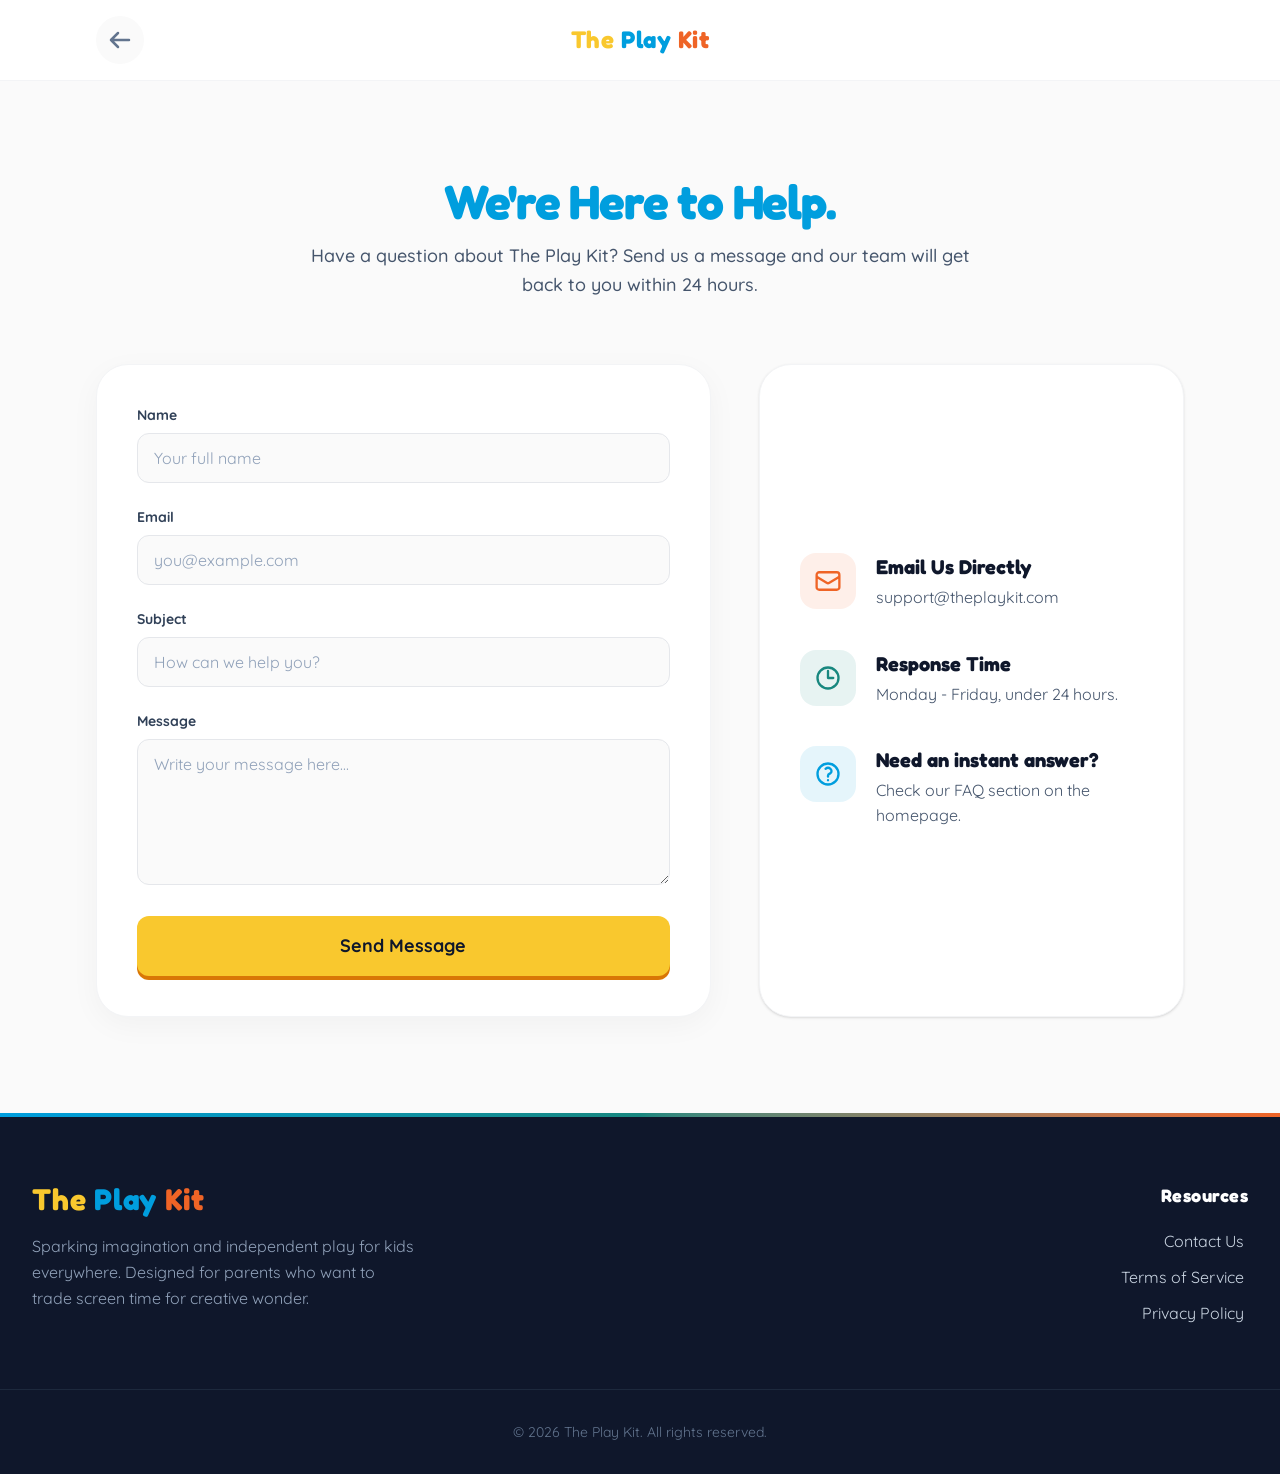
<file: contact-us.html>
<!doctype html>
<html lang="en">
  <head>
    <!-- ========================================== -->
    <!-- 1. PRIMARY META & SEO                      -->
    <!-- ========================================== -->
    <meta charset="UTF-8" />
    <meta name="viewport" content="width=device-width, initial-scale=1.0" />
    <title>Contact Us | The Play Kit</title>
    <meta
      name="description"
      content="Have a question about The Play Kit? Send us a message and our support team will get back to you within 24 hours."
    />
    <link rel="canonical" href="https://theplaykit.online/contact-us" />

    <!-- ========================================== -->
    <!-- 2. ICONS & THEMING                         -->
    <!-- ========================================== -->
    <meta name="theme-color" content="#F8FAFC" />
    <link rel="icon" type="image/png" sizes="192x192" href="./icon-192.png" />
    <link rel="apple-touch-icon" href="./icon-192.png" />

    <!-- ========================================== -->
    <!-- 3. TYPOGRAPHY (PERFORMANCE OPTIMIZED)      -->
    <!-- ========================================== -->
    <link rel="preconnect" href="https://fonts.googleapis.com" />
    <link rel="preconnect" href="https://fonts.gstatic.com" crossorigin />
    <link
      rel="preload"
      href="https://fonts.googleapis.com/css2?family=Fredoka:wght@400;600;700&family=Quicksand:wght@600;700&display=swap"
      as="style"
      onload="
        this.onload = null;
        this.rel = 'stylesheet';
      "
    />
    <noscript>
      <link
        rel="stylesheet"
        href="https://fonts.googleapis.com/css2?family=Fredoka:wght@400;600;700&family=Quicksand:wght@600;700&display=swap"
      />
    </noscript>

    <!-- ========================================== -->
    <!-- 4. SOCIAL GRAPH (FACEBOOK & INSTAGRAM)     -->
    <!-- ========================================== -->
    <meta property="og:type" content="website" />
    <meta property="og:url" content="https://theplaykit.online/contact-us" />
    <meta property="og:title" content="Contact Us | The Play Kit" />
    <meta
      property="og:description"
      content="Have a question about The Play Kit? Send us a message and our support team will get back to you within 24 hours."
    />
    <meta
      property="og:image"
      content="https://theplaykit.online/assets/play-kit-social-preview.jpg"
    />
    <meta property="og:locale" content="en_US" />

    <!-- ========================================== -->
    <!-- 5. SCHEMA MARKUP (SEO)                     -->
    <!-- ========================================== -->
    <script type="application/ld+json">
      {
        "@context": "https://schema.org",
        "@type": "ContactPage",
        "name": "Contact The Play Kit",
        "description": "Customer support contact page for The Play Kit digital products.",
        "url": "https://theplaykit.online/contact-us"
      }
    </script>

    <!-- ========================================== -->
    <!-- 6. GLOBAL ASSETS (VITE BUNDLED)            -->
    <!-- ========================================== -->
    <script type="module" crossorigin src="./assets/main-CXvdEzmv.js"></script>
    <link rel="stylesheet" crossorigin href="./assets/main-Cx_EaZvA.css">
  <link rel="manifest" href="./manifest.webmanifest"><script id="vite-plugin-pwa:register-sw" src="./registerSW.js"></script></head>

  <body
    class="bg-[#fafafa] text-slate-700 antialiased selection:bg-[#009ede]/20 selection:text-[#009ede]"
  >
    <a
      href="#main-content"
      class="sr-only focus:not-sr-only focus:absolute focus:top-0 focus:left-0 focus:z-100 focus:p-4 focus:bg-[#009ede] focus:text-white font-['Quicksand'] font-bold rounded-br-lg"
    >
      Skip to main content
    </a>

    <header
      role="banner"
      class="sticky top-0 z-50 bg-white/90 backdrop-blur-md border-b border-gray-100 transition-all"
    >
      <div class="max-w-6xl mx-auto px-4 sm:px-6 lg:px-8">
        <div class="flex h-20 items-center justify-between relative">
          <a
            href="/"
            aria-label="Return to home page"
            class="inline-flex items-center justify-center w-12 h-12 rounded-full bg-[#fafafa] text-slate-500 hover:bg-[#009ede]/10 hover:text-[#009ede] transition-colors focus-visible:outline-none focus-visible:ring-2 focus-visible:ring-[#009ede] focus-visible:ring-offset-2"
          >
            <svg
              class="w-6 h-6"
              fill="none"
              stroke="currentColor"
              viewBox="0 0 24 24"
              aria-hidden="true"
            >
              <path
                stroke-linecap="round"
                stroke-linejoin="round"
                stroke-width="2.5"
                d="M10 19l-7-7m0 0l7-7m-7 7h18"
              ></path>
            </svg>
          </a>

          <div class="absolute left-1/2 transform -translate-x-1/2">
            <span
              class="text-2xl font-bold text-slate-900 font-['Fredoka'] tracking-wide"
            >
              <span class="text-[#f9c82e]">The</span>
              <span class="text-[#009ede]">Play</span>
              <span class="text-[#ef6426]">Kit</span>
            </span>
          </div>

          <div class="w-12" aria-hidden="true"></div>
        </div>
      </div>
    </header>

    <main id="main-content" class="py-16 sm:py-24">
      <div class="max-w-6xl mx-auto px-4 sm:px-6 lg:px-8">
        <header class="text-center max-w-2xl mx-auto mb-16">
          <h1
            class="text-4xl md:text-5xl font-bold text-[#009ede] font-['Fredoka'] tracking-tight mb-4"
          >
            We're Here to Help.
          </h1>
          <p
            class="text-lg text-slate-600 font-['Quicksand'] font-medium leading-relaxed"
          >
            Have a question about The Play Kit? Send us a message and our team
            will get back to you within 24 hours.
          </p>
        </header>

        <div
          class="grid grid-cols-1 lg:grid-cols-12 gap-8 lg:gap-12 items-start"
        >
          <!-- Contact Form Section -->
          <section
            class="lg:col-span-7 bg-white rounded-4xl shadow-[0_8px_30px_rgb(0,0,0,0.04)] border border-gray-100 p-8 sm:p-10"
            aria-labelledby="form-heading"
          >
            <h2 id="form-heading" class="sr-only">Contact Form</h2>
            <form action="#" method="POST" class="space-y-6">
              <input
                type="text"
                name="_honey"
                style="display: none"
                tabindex="-1"
                autocomplete="off"
                aria-hidden="true"
              />

              <div>
                <label
                  for="name"
                  class="block text-sm font-bold text-slate-700 font-['Quicksand'] mb-2"
                  >Name</label
                >
                <input
                  type="text"
                  id="name"
                  name="name"
                  required
                  aria-required="true"
                  autocomplete="name"
                  class="w-full px-4 py-3 rounded-xl border border-gray-200 bg-[#fafafa] text-slate-900 focus:bg-white focus:outline-none focus:border-[#009ede] focus-visible:ring-2 focus-visible:ring-[#009ede] focus-visible:ring-offset-1 transition-all font-['Quicksand'] placeholder:text-slate-400"
                  placeholder="Your full name"
                />
              </div>

              <div>
                <label
                  for="email"
                  class="block text-sm font-bold text-slate-700 font-['Quicksand'] mb-2"
                  >Email</label
                >
                <input
                  type="email"
                  id="email"
                  name="email"
                  required
                  aria-required="true"
                  autocomplete="email"
                  class="w-full px-4 py-3 rounded-xl border border-gray-200 bg-[#fafafa] text-slate-900 focus:bg-white focus:outline-none focus:border-[#009ede] focus-visible:ring-2 focus-visible:ring-[#009ede] focus-visible:ring-offset-1 transition-all font-['Quicksand'] placeholder:text-slate-400"
                  placeholder="you@example.com"
                />
              </div>

              <div>
                <label
                  for="subject"
                  class="block text-sm font-bold text-slate-700 font-['Quicksand'] mb-2"
                  >Subject</label
                >
                <input
                  type="text"
                  id="subject"
                  name="subject"
                  required
                  aria-required="true"
                  class="w-full px-4 py-3 rounded-xl border border-gray-200 bg-[#fafafa] text-slate-900 focus:bg-white focus:outline-none focus:border-[#009ede] focus-visible:ring-2 focus-visible:ring-[#009ede] focus-visible:ring-offset-1 transition-all font-['Quicksand'] placeholder:text-slate-400"
                  placeholder="How can we help you?"
                />
              </div>

              <div>
                <label
                  for="message"
                  class="block text-sm font-bold text-slate-700 font-['Quicksand'] mb-2"
                  >Message</label
                >
                <textarea
                  id="message"
                  name="message"
                  rows="5"
                  required
                  aria-required="true"
                  class="w-full px-4 py-3 rounded-xl border border-gray-200 bg-[#fafafa] text-slate-900 focus:bg-white focus:outline-none focus:border-[#009ede] focus-visible:ring-2 focus-visible:ring-[#009ede] focus-visible:ring-offset-1 transition-all font-['Quicksand'] placeholder:text-slate-400 resize-y"
                  placeholder="Write your message here..."
                ></textarea>
              </div>

              <button
                type="submit"
                class="w-full block text-center bg-[#f9c82e] hover:bg-[#e0b429] text-slate-900 font-['Quicksand'] font-bold text-lg py-4 px-8 rounded-xl transition-all shadow-[0_4px_0_#d97706] hover:shadow-[0_2px_0_#d97706] hover:translate-y-0.5 focus-visible:outline-none focus-visible:ring-4 focus-visible:ring-[#f9c82e] focus-visible:ring-offset-2"
              >
                Send Message
              </button>
            </form>
          </section>

          <!-- Contact Details Section -->
          <section
            class="lg:col-span-5 h-full"
            aria-labelledby="details-heading"
          >
            <h2 id="details-heading" class="sr-only">Contact Details</h2>
            <div
              class="bg-white rounded-4xl border border-gray-100 shadow-sm p-8 md:p-10 flex flex-col justify-center space-y-10 h-full"
            >
              <div class="flex items-start space-x-5">
                <div
                  class="w-14 h-14 shrink-0 bg-[#ef6426]/10 rounded-2xl flex items-center justify-center text-[#ef6426]"
                >
                  <svg
                    class="w-7 h-7"
                    fill="none"
                    viewBox="0 0 24 24"
                    stroke-width="2"
                    stroke="currentColor"
                    aria-hidden="true"
                  >
                    <path
                      stroke-linecap="round"
                      stroke-linejoin="round"
                      d="M21.75 6.75v10.5a2.25 2.25 0 01-2.25 2.25h-15a2.25 2.25 0 01-2.25-2.25V6.75m19.5 0A2.25 2.25 0 0019.5 4.5h-15a2.25 2.25 0 00-2.25 2.25m19.5 0v.243a2.25 2.25 0 01-1.07 1.916l-7.5 4.615a2.25 2.25 0 01-2.36 0L3.32 8.91a2.25 2.25 0 01-1.07-1.916V6.75"
                    />
                  </svg>
                </div>
                <div>
                  <h3
                    class="text-xl font-bold text-slate-900 font-['Fredoka'] mb-1"
                  >
                    Email Us Directly
                  </h3>
                  <a
                    href="mailto:support@theplaykit.com"
                    class="text-slate-600 font-['Quicksand'] hover:text-[#009ede] transition-colors focus-visible:outline-none focus-visible:ring-2 focus-visible:ring-[#009ede] rounded-sm"
                  >
                    support@theplaykit.com
                  </a>
                </div>
              </div>

              <div class="flex items-start space-x-5">
                <div
                  class="w-14 h-14 shrink-0 bg-[#18877f]/10 rounded-2xl flex items-center justify-center text-[#18877f]"
                >
                  <svg
                    class="w-7 h-7"
                    fill="none"
                    viewBox="0 0 24 24"
                    stroke-width="2"
                    stroke="currentColor"
                    aria-hidden="true"
                  >
                    <path
                      stroke-linecap="round"
                      stroke-linejoin="round"
                      d="M12 6v6h4.5m4.5 0a9 9 0 11-18 0 9 9 0 0118 0z"
                    />
                  </svg>
                </div>
                <div>
                  <h3
                    class="text-xl font-bold text-slate-900 font-['Fredoka'] mb-1"
                  >
                    Response Time
                  </h3>
                  <p class="text-slate-600 font-['Quicksand']">
                    Monday - Friday, under 24 hours.
                  </p>
                </div>
              </div>

              <div class="flex items-start space-x-5">
                <div
                  class="w-14 h-14 shrink-0 bg-[#009ede]/10 rounded-2xl flex items-center justify-center text-[#009ede]"
                >
                  <svg
                    class="w-7 h-7"
                    fill="none"
                    viewBox="0 0 24 24"
                    stroke-width="2"
                    stroke="currentColor"
                    aria-hidden="true"
                  >
                    <path
                      stroke-linecap="round"
                      stroke-linejoin="round"
                      d="M9.879 7.519c1.171-1.025 3.071-1.025 4.242 0 1.172 1.025 1.172 2.687 0 3.712-.203.179-.43.326-.67.442-.745.361-1.45.999-1.45 1.827v.75M21 12a9 9 0 11-18 0 9 9 0 0118 0zm-9 5.25h.008v.008H12v-.008z"
                    />
                  </svg>
                </div>
                <div>
                  <h3
                    class="text-xl font-bold text-slate-900 font-['Fredoka'] mb-1"
                  >
                    Need an instant answer?
                  </h3>
                  <a
                    href="/#faq"
                    class="text-slate-600 font-['Quicksand'] hover:text-[#009ede] transition-colors focus-visible:outline-none focus-visible:ring-2 focus-visible:ring-[#009ede] rounded-sm"
                  >
                    Check our FAQ section on the homepage.
                  </a>
                </div>
              </div>
            </div>
          </section>
        </div>
      </div>
    </main>

    <!-- FOOTER -->
    <footer
      class="bg-slate-900 text-slate-300 relative border-t-0"
      role="contentinfo"
    >
      <div
        class="h-1 w-full bg-linear-to-r from-[#009ede] via-[#18877f] to-[#ef6426] block leading-0"
      ></div>

      <div
        class="grid grid-cols-1 md:grid-cols-2 gap-12 py-16 mx-auto max-w-7xl px-4 sm:px-6 lg:px-8"
      >
        <div class="flex flex-col items-start">
          <a
            href="/"
            class="text-3xl font-bold text-white font-['Fredoka'] tracking-wide mb-4 focus-visible:ring-2 focus-visible:ring-[#009ede] outline-hidden rounded-sm"
          >
            <span class="text-[#f9c82e]">The</span>
            <span class="text-[#009ede]">Play</span>
            <span class="text-[#ef6426]">Kit</span>
          </a>
          <p class="font-['Quicksand'] leading-relaxed text-slate-400 max-w-sm">
            Sparking imagination and independent play for kids everywhere.
            Designed for parents who want to trade screen time for creative
            wonder.
          </p>
        </div>

        <div class="flex flex-col items-start md:items-end">
          <h3
            class="text-lg font-bold text-white font-['Fredoka'] tracking-wide mb-5"
          >
            Resources
          </h3>
          <nav
            class="flex flex-col space-y-3 font-['Quicksand'] text-left md:text-right"
            aria-label="Footer navigation"
          >
            <a
              href="contact-us.html"
              class="hover:text-[#009ede] transition-colors focus-visible:ring-2 focus-visible:ring-[#009ede] outline-hidden rounded-sm px-1"
              >Contact Us</a
            >
            <a
              href="terms.html"
              class="hover:text-[#009ede] transition-colors focus-visible:ring-2 focus-visible:ring-[#009ede] outline-hidden rounded-sm px-1"
              >Terms of Service</a
            >
            <a
              href="privacy.html"
              class="hover:text-[#009ede] transition-colors focus-visible:ring-2 focus-visible:ring-[#009ede] outline-hidden rounded-sm px-1"
              >Privacy Policy</a
            >
          </nav>
        </div>
      </div>

      <div class="border-t border-slate-800 py-8 px-4 text-center">
        <p class="font-['Quicksand'] text-sm text-slate-500">
          &copy; <span id="current-year"></span> The Play Kit. All rights
          reserved.
        </p>
      </div>
    </footer>

    <script>
      document.getElementById('current-year').textContent =
        new Date().getFullYear();
    </script>
  </body>
</html>
</file>
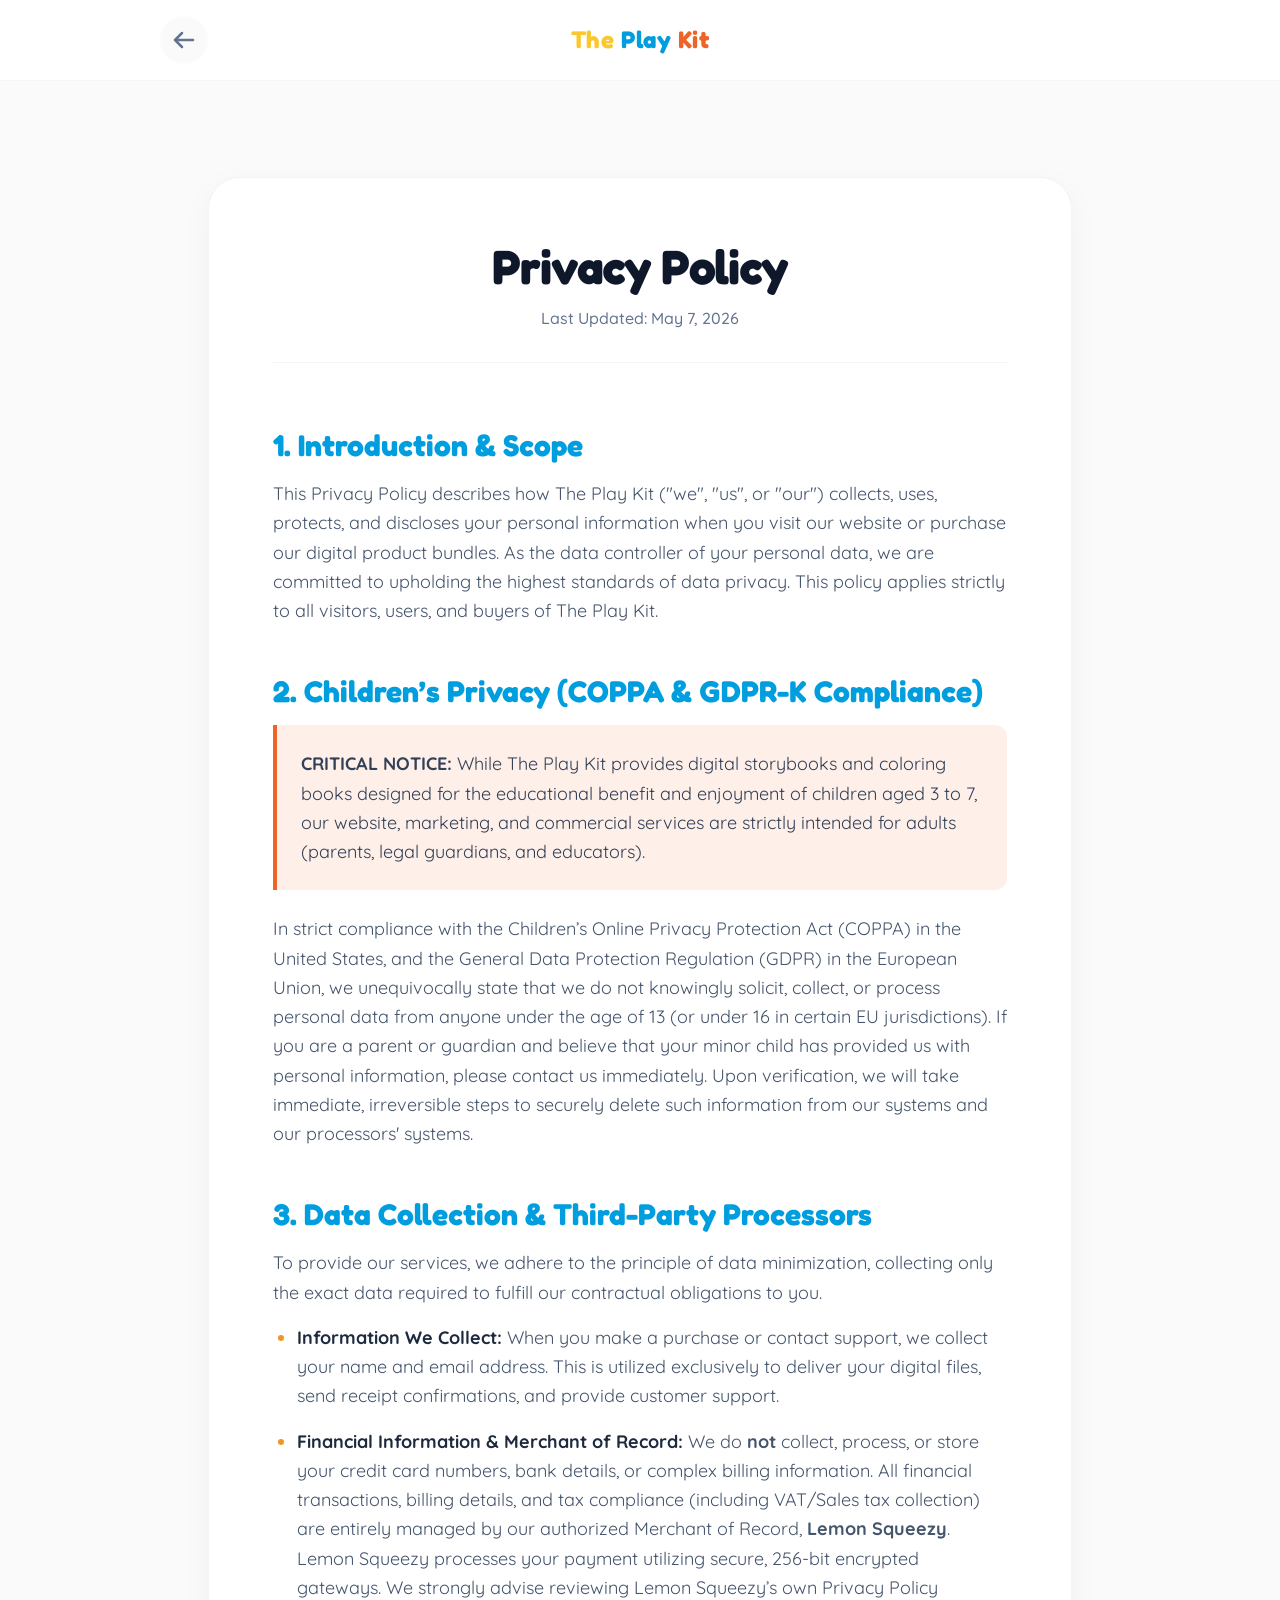
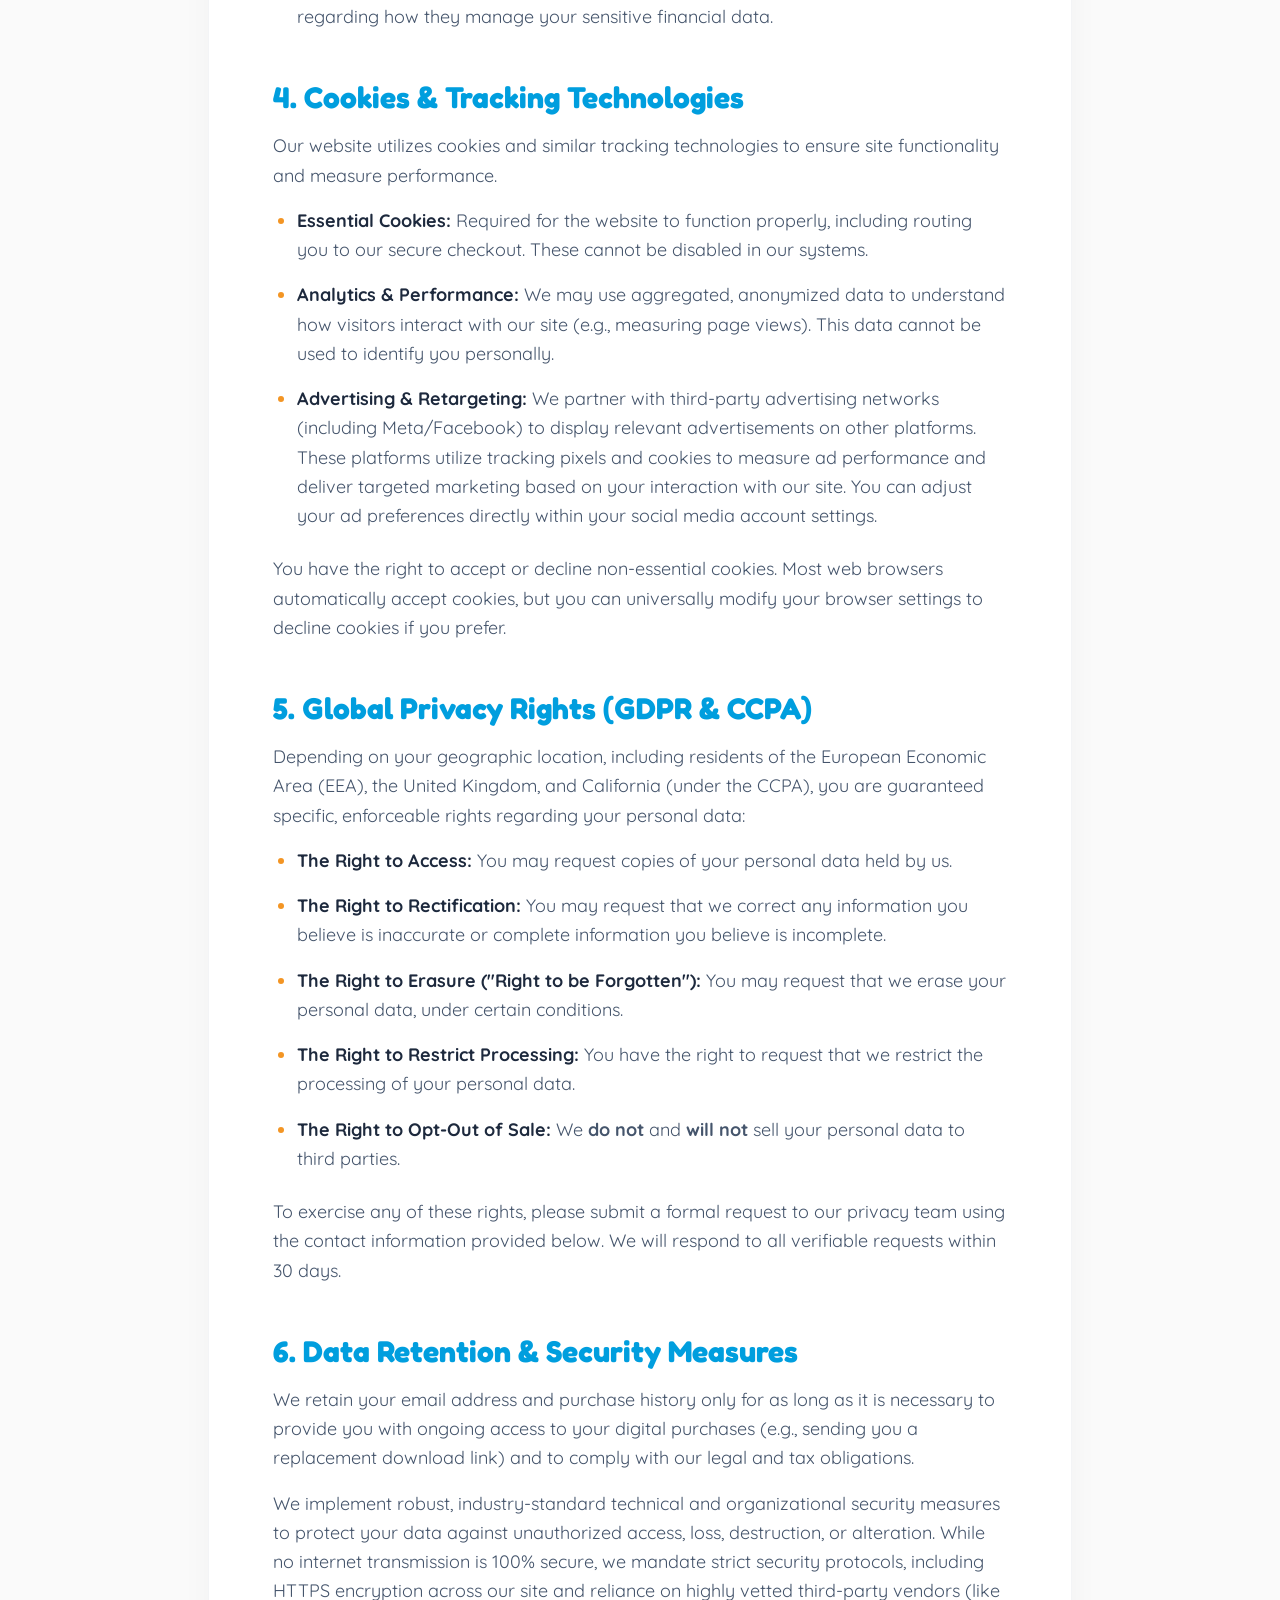
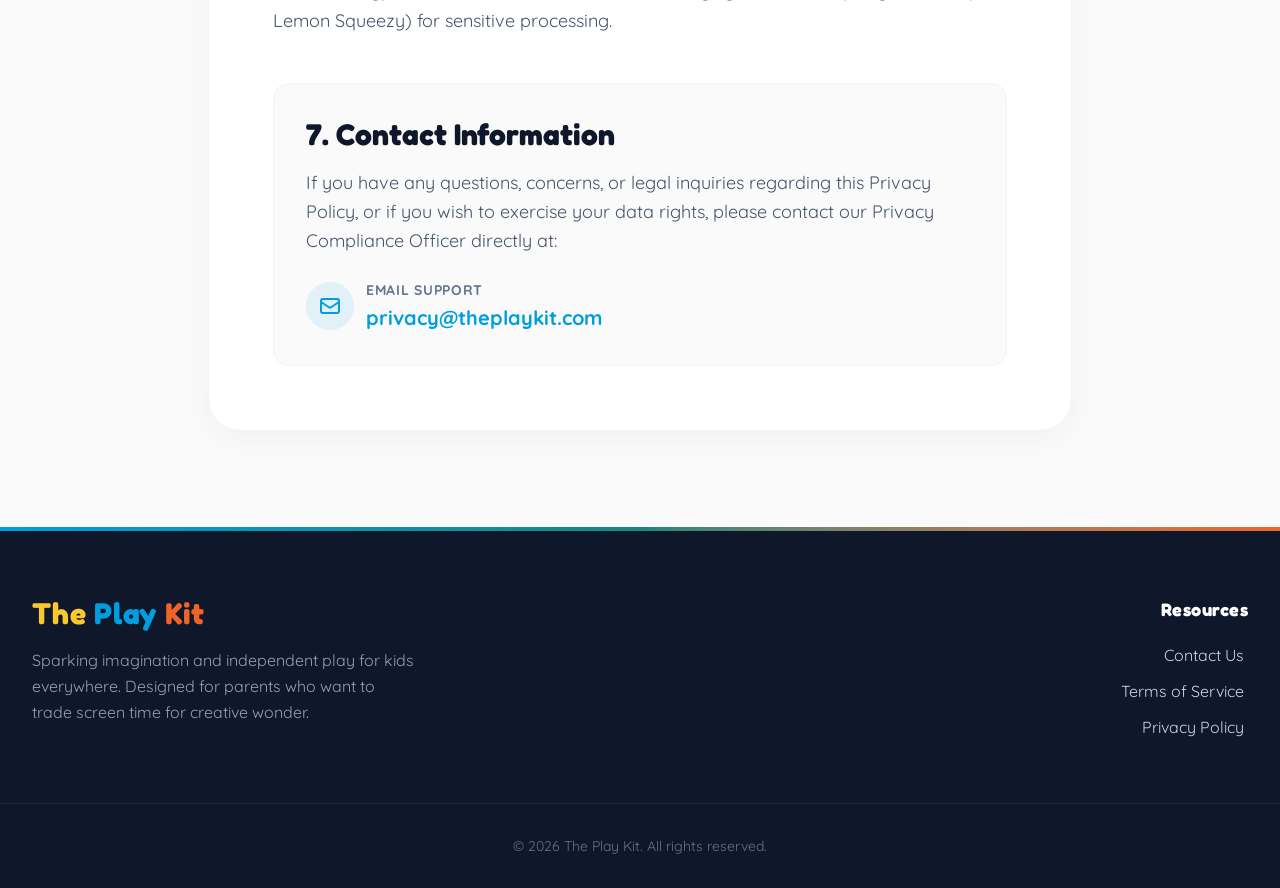
<file: privacy.html>
<!doctype html>
<html lang="en">
  <head>
    <!-- ========================================== -->
    <!-- 1. PRIMARY META & SEO                      -->
    <!-- ========================================== -->
    <meta charset="UTF-8" />
    <meta name="viewport" content="width=device-width, initial-scale=1.0" />
    <title>Privacy Policy | The Play Kit</title>
    <meta
      name="description"
      content="Read The Play Kit's Privacy Policy to understand how we securely handle your data, maintain COPPA/GDPR compliance, and protect your personal information."
    />
    <link rel="canonical" href="https://theplaykit.online/privacy" />

    <!-- ========================================== -->
    <!-- 2. ICONS & THEMING                         -->
    <!-- ========================================== -->
    <meta name="theme-color" content="#F8FAFC" />
    <link rel="icon" type="image/png" sizes="192x192" href="./icon-192.png" />
    <link rel="apple-touch-icon" href="./icon-192.png" />

    <!-- ========================================== -->
    <!-- 3. TYPOGRAPHY (PERFORMANCE OPTIMIZED)      -->
    <!-- ========================================== -->
    <link rel="preconnect" href="https://fonts.googleapis.com" />
    <link rel="preconnect" href="https://fonts.gstatic.com" crossorigin />
    <link
      rel="preload"
      href="https://fonts.googleapis.com/css2?family=Fredoka:wght@400;600;700&family=Quicksand:wght@600;700&display=swap"
      as="style"
      onload="
        this.onload = null;
        this.rel = 'stylesheet';
      "
    />
    <noscript>
      <link
        rel="stylesheet"
        href="https://fonts.googleapis.com/css2?family=Fredoka:wght@400;600;700&family=Quicksand:wght@600;700&display=swap"
      />
    </noscript>

    <!-- ========================================== -->
    <!-- 4. SOCIAL GRAPH (FACEBOOK & INSTAGRAM)     -->
    <!-- ========================================== -->
    <meta property="og:type" content="website" />
    <meta property="og:url" content="https://theplaykit.online/privacy" />
    <meta property="og:title" content="Privacy Policy | The Play Kit" />
    <meta
      property="og:description"
      content="Read The Play Kit's Privacy Policy to understand how we securely handle your data, maintain COPPA/GDPR compliance, and protect your personal information."
    />
    <meta
      property="og:image"
      content="https://theplaykit.online/assets/play-kit-social-preview.jpg"
    />
    <meta property="og:locale" content="en_US" />

    <!-- ========================================== -->
    <!-- 5. GLOBAL ASSETS (VITE BUNDLED)            -->
    <!-- ========================================== -->
    <script type="module" crossorigin src="./assets/main-CXvdEzmv.js"></script>
    <link rel="stylesheet" crossorigin href="./assets/main-Cx_EaZvA.css">
  <link rel="manifest" href="./manifest.webmanifest"><script id="vite-plugin-pwa:register-sw" src="./registerSW.js"></script></head>

  <body
    class="bg-[#fafafa] text-slate-700 antialiased selection:bg-[#009ede]/20 selection:text-[#009ede]"
  >
    <a
      href="#main-content"
      class="sr-only focus:not-sr-only focus:absolute focus:top-0 focus:left-0 focus:z-100 focus:p-4 focus:bg-[#009ede] focus:text-white font-['Quicksand'] font-bold rounded-br-lg"
    >
      Skip to main content
    </a>

    <header
      role="banner"
      class="sticky top-0 z-50 bg-white/90 backdrop-blur-md border-b border-gray-100 transition-all"
    >
      <div class="max-w-5xl mx-auto px-4 sm:px-6 lg:px-8">
        <div class="flex h-20 items-center justify-between relative">
          <a
            href="/"
            aria-label="Return to home page"
            class="inline-flex items-center justify-center w-12 h-12 rounded-full bg-[#fafafa] text-slate-500 hover:bg-[#009ede]/10 hover:text-[#009ede] transition-colors focus-visible:outline-none focus-visible:ring-2 focus-visible:ring-[#009ede] focus-visible:ring-offset-2"
          >
            <svg
              class="w-6 h-6"
              fill="none"
              stroke="currentColor"
              viewBox="0 0 24 24"
              aria-hidden="true"
            >
              <path
                stroke-linecap="round"
                stroke-linejoin="round"
                stroke-width="2.5"
                d="M10 19l-7-7m0 0l7-7m-7 7h18"
              ></path>
            </svg>
          </a>

          <div class="absolute left-1/2 transform -translate-x-1/2">
            <span
              class="text-2xl font-bold text-slate-900 font-['Fredoka'] tracking-wide"
            >
              <span class="text-[#f9c82e]">The</span>
              <span class="text-[#009ede]">Play</span>
              <span class="text-[#ef6426]">Kit</span>
            </span>
          </div>

          <div class="w-12" aria-hidden="true"></div>
        </div>
      </div>
    </header>

    <main id="main-content" class="max-w-4xl mx-auto px-4 py-16 sm:py-24">
      <article
        class="bg-white rounded-4xl shadow-[0_8px_30px_rgb(0,0,0,0.04)] border border-gray-100 p-8 sm:p-12 md:p-16"
      >
        <header class="mb-16 border-b border-gray-100 pb-8 text-center">
          <h1
            class="text-4xl md:text-5xl font-bold font-['Fredoka'] text-slate-900 mb-4 tracking-tight"
          >
            Privacy Policy
          </h1>
          <p class="text-slate-500 font-medium font-['Quicksand']">
            Last Updated: May 7, 2026
          </p>
        </header>

        <div
          class="space-y-8 font-['Quicksand'] leading-relaxed text-lg text-slate-600"
        >
          <section aria-labelledby="intro-heading">
            <h2
              id="intro-heading"
              class="text-2xl md:text-3xl font-bold font-['Fredoka'] text-[#009ede] mb-4"
            >
              1. Introduction &amp; Scope
            </h2>
            <p>
              This Privacy Policy describes how The Play Kit ("we", "us", or
              "our") collects, uses, protects, and discloses your personal
              information when you visit our website or purchase our digital
              product bundles. As the data controller of your personal data, we
              are committed to upholding the highest standards of data privacy.
              This policy applies strictly to all visitors, users, and buyers of
              The Play Kit.
            </p>
          </section>

          <section aria-labelledby="children-heading">
            <h2
              id="children-heading"
              class="text-2xl md:text-3xl font-bold font-['Fredoka'] text-[#009ede] mb-4 mt-12"
            >
              2. Children’s Privacy (COPPA &amp; GDPR-K Compliance)
            </h2>
            <div
              class="bg-[#ef6426]/10 border-l-4 border-[#ef6426] p-6 rounded-r-xl mb-6 text-slate-700"
            >
              <strong>CRITICAL NOTICE:</strong> While The Play Kit provides
              digital storybooks and coloring books designed for the educational
              benefit and enjoyment of children aged 3 to 7, our website,
              marketing, and commercial services are strictly intended for
              adults (parents, legal guardians, and educators).
            </div>
            <p>
              In strict compliance with the Children’s Online Privacy Protection
              Act (COPPA) in the United States, and the General Data Protection
              Regulation (GDPR) in the European Union, we unequivocally state
              that we do not knowingly solicit, collect, or process personal
              data from anyone under the age of 13 (or under 16 in certain EU
              jurisdictions). If you are a parent or guardian and believe that
              your minor child has provided us with personal information, please
              contact us immediately. Upon verification, we will take immediate,
              irreversible steps to securely delete such information from our
              systems and our processors' systems.
            </p>
          </section>

          <section aria-labelledby="data-heading">
            <h2
              id="data-heading"
              class="text-2xl md:text-3xl font-bold font-['Fredoka'] text-[#009ede] mb-4 mt-12"
            >
              3. Data Collection &amp; Third-Party Processors
            </h2>
            <p class="mb-4">
              To provide our services, we adhere to the principle of data
              minimization, collecting only the exact data required to fulfill
              our contractual obligations to you.
            </p>
            <ul class="list-disc pl-6 space-y-4 marker:text-[#f39524]">
              <li>
                <strong class="text-slate-800">Information We Collect:</strong>
                When you make a purchase or contact support, we collect your
                name and email address. This is utilized exclusively to deliver
                your digital files, send receipt confirmations, and provide
                customer support.
              </li>
              <li>
                <strong class="text-slate-800"
                  >Financial Information &amp; Merchant of Record:</strong
                >
                We do <strong>not</strong> collect, process, or store your
                credit card numbers, bank details, or complex billing
                information. All financial transactions, billing details, and
                tax compliance (including VAT/Sales tax collection) are entirely
                managed by our authorized Merchant of Record,
                <strong>Lemon Squeezy</strong>. Lemon Squeezy processes your
                payment utilizing secure, 256-bit encrypted gateways. We
                strongly advise reviewing Lemon Squeezy’s own Privacy Policy
                regarding how they manage your sensitive financial data.
              </li>
            </ul>
          </section>

          <section aria-labelledby="cookies-heading">
            <h2
              id="cookies-heading"
              class="text-2xl md:text-3xl font-bold font-['Fredoka'] text-[#009ede] mb-4 mt-12"
            >
              4. Cookies &amp; Tracking Technologies
            </h2>
            <p class="mb-4">
              Our website utilizes cookies and similar tracking technologies to
              ensure site functionality and measure performance.
            </p>
            <ul class="list-disc pl-6 space-y-4 marker:text-[#f39524] mb-6">
              <li>
                <strong class="text-slate-800">Essential Cookies:</strong>
                Required for the website to function properly, including routing
                you to our secure checkout. These cannot be disabled in our
                systems.
              </li>
              <li>
                <strong class="text-slate-800"
                  >Analytics &amp; Performance:</strong
                >
                We may use aggregated, anonymized data to understand how
                visitors interact with our site (e.g., measuring page views).
                This data cannot be used to identify you personally.
              </li>
              <li>
                <strong class="text-slate-800"
                  >Advertising &amp; Retargeting:</strong
                >
                We partner with third-party advertising networks (including
                Meta/Facebook) to display relevant advertisements on other
                platforms. These platforms utilize tracking pixels and cookies
                to measure ad performance and deliver targeted marketing based
                on your interaction with our site. You can adjust your ad
                preferences directly within your social media account settings.
              </li>
            </ul>
            <p>
              You have the right to accept or decline non-essential cookies.
              Most web browsers automatically accept cookies, but you can
              universally modify your browser settings to decline cookies if you
              prefer.
            </p>
          </section>

          <section aria-labelledby="rights-heading">
            <h2
              id="rights-heading"
              class="text-2xl md:text-3xl font-bold font-['Fredoka'] text-[#009ede] mb-4 mt-12"
            >
              5. Global Privacy Rights (GDPR &amp; CCPA)
            </h2>
            <p class="mb-4">
              Depending on your geographic location, including residents of the
              European Economic Area (EEA), the United Kingdom, and California
              (under the CCPA), you are guaranteed specific, enforceable rights
              regarding your personal data:
            </p>
            <ul class="list-disc pl-6 space-y-4 marker:text-[#f39524] mb-6">
              <li>
                <strong class="text-slate-800">The Right to Access:</strong> You
                may request copies of your personal data held by us.
              </li>
              <li>
                <strong class="text-slate-800"
                  >The Right to Rectification:</strong
                >
                You may request that we correct any information you believe is
                inaccurate or complete information you believe is incomplete.
              </li>
              <li>
                <strong class="text-slate-800"
                  >The Right to Erasure ("Right to be Forgotten"):</strong
                >
                You may request that we erase your personal data, under certain
                conditions.
              </li>
              <li>
                <strong class="text-slate-800"
                  >The Right to Restrict Processing:</strong
                >
                You have the right to request that we restrict the processing of
                your personal data.
              </li>
              <li>
                <strong class="text-slate-800"
                  >The Right to Opt-Out of Sale:</strong
                >
                We <strong>do not</strong> and <strong>will not</strong> sell
                your personal data to third parties.
              </li>
            </ul>
            <p>
              To exercise any of these rights, please submit a formal request to
              our privacy team using the contact information provided below. We
              will respond to all verifiable requests within 30 days.
            </p>
          </section>

          <section aria-labelledby="security-heading">
            <h2
              id="security-heading"
              class="text-2xl md:text-3xl font-bold font-['Fredoka'] text-[#009ede] mb-4 mt-12"
            >
              6. Data Retention &amp; Security Measures
            </h2>
            <p class="mb-4">
              We retain your email address and purchase history only for as long
              as it is necessary to provide you with ongoing access to your
              digital purchases (e.g., sending you a replacement download link)
              and to comply with our legal and tax obligations.
            </p>
            <p>
              We implement robust, industry-standard technical and
              organizational security measures to protect your data against
              unauthorized access, loss, destruction, or alteration. While no
              internet transmission is 100% secure, we mandate strict security
              protocols, including HTTPS encryption across our site and reliance
              on highly vetted third-party vendors (like Lemon Squeezy) for
              sensitive processing.
            </p>
          </section>

          <section
            aria-labelledby="contact-heading"
            class="bg-[#fafafa] rounded-2xl p-8 mt-12 border border-gray-100"
          >
            <h2
              id="contact-heading"
              class="text-2xl md:text-3xl font-bold font-['Fredoka'] text-slate-900 mb-4"
            >
              7. Contact Information
            </h2>
            <p class="mb-4">
              If you have any questions, concerns, or legal inquiries regarding
              this Privacy Policy, or if you wish to exercise your data rights,
              please contact our Privacy Compliance Officer directly at:
            </p>
            <div class="flex items-center space-x-3 mt-6">
              <div
                class="w-12 h-12 rounded-full bg-[#009ede]/10 flex items-center justify-center text-[#009ede]"
              >
                <svg
                  class="w-6 h-6"
                  fill="none"
                  stroke="currentColor"
                  viewBox="0 0 24 24"
                  aria-hidden="true"
                >
                  <path
                    stroke-linecap="round"
                    stroke-linejoin="round"
                    stroke-width="2"
                    d="M3 8l7.89 5.26a2 2 0 002.22 0L21 8M5 19h14a2 2 0 002-2V7a2 2 0 00-2-2H5a2 2 0 00-2 2v10a2 2 0 002 2z"
                  ></path>
                </svg>
              </div>
              <div>
                <span
                  class="block text-sm text-slate-500 font-bold uppercase tracking-wider mb-1"
                  >Email Support</span
                >
                <a
                  href="mailto:privacy@theplaykit.com"
                  class="text-xl font-bold text-[#009ede] hover:text-[#f39524] transition-colors focus-visible:outline-none focus-visible:ring-2 focus-visible:ring-[#009ede] rounded-sm"
                >
                  privacy@theplaykit.com
                </a>
              </div>
            </div>
          </section>
        </div>
      </article>
    </main>

    <footer
      class="bg-slate-900 text-slate-300 relative border-t-0"
      role="contentinfo"
    >
      <div
        class="h-1 w-full bg-linear-to-r from-[#009ede] via-[#18877f] to-[#ef6426] block leading-0"
      ></div>

      <div
        class="grid grid-cols-1 md:grid-cols-2 gap-12 py-16 mx-auto max-w-7xl px-4 sm:px-6 lg:px-8"
      >
        <div class="flex flex-col items-start">
          <a
            href="/"
            class="text-3xl font-bold text-white font-['Fredoka'] tracking-wide mb-4 focus-visible:ring-2 focus-visible:ring-[#009ede] outline-hidden rounded-sm"
          >
            <span class="text-[#f9c82e]">The</span>
            <span class="text-[#009ede]">Play</span>
            <span class="text-[#ef6426]">Kit</span>
          </a>
          <p class="font-['Quicksand'] leading-relaxed text-slate-400 max-w-sm">
            Sparking imagination and independent play for kids everywhere.
            Designed for parents who want to trade screen time for creative
            wonder.
          </p>
        </div>

        <div class="flex flex-col items-start md:items-end">
          <h3
            class="text-lg font-bold text-white font-['Fredoka'] tracking-wide mb-5"
          >
            Resources
          </h3>
          <nav
            class="flex flex-col space-y-3 font-['Quicksand'] text-left md:text-right"
            aria-label="Footer navigation"
          >
            <a
              href="contact-us.html"
              class="hover:text-[#009ede] transition-colors focus-visible:ring-2 focus-visible:ring-[#009ede] outline-hidden rounded-sm px-1"
              >Contact Us</a
            >
            <a
              href="terms.html"
              class="hover:text-[#009ede] transition-colors focus-visible:ring-2 focus-visible:ring-[#009ede] outline-hidden rounded-sm px-1"
              >Terms of Service</a
            >
            <a
              href="privacy.html"
              class="hover:text-[#009ede] transition-colors focus-visible:ring-2 focus-visible:ring-[#009ede] outline-hidden rounded-sm px-1"
              >Privacy Policy</a
            >
          </nav>
        </div>
      </div>

      <div class="border-t border-slate-800 py-8 px-4 text-center">
        <p class="font-['Quicksand'] text-sm text-slate-500">
          &copy; <span id="current-year"></span> The Play Kit. All rights
          reserved.
        </p>
      </div>
    </footer>

    <script>
      document.getElementById('current-year').textContent =
        new Date().getFullYear();
    </script>
  </body>
</html>
</file>
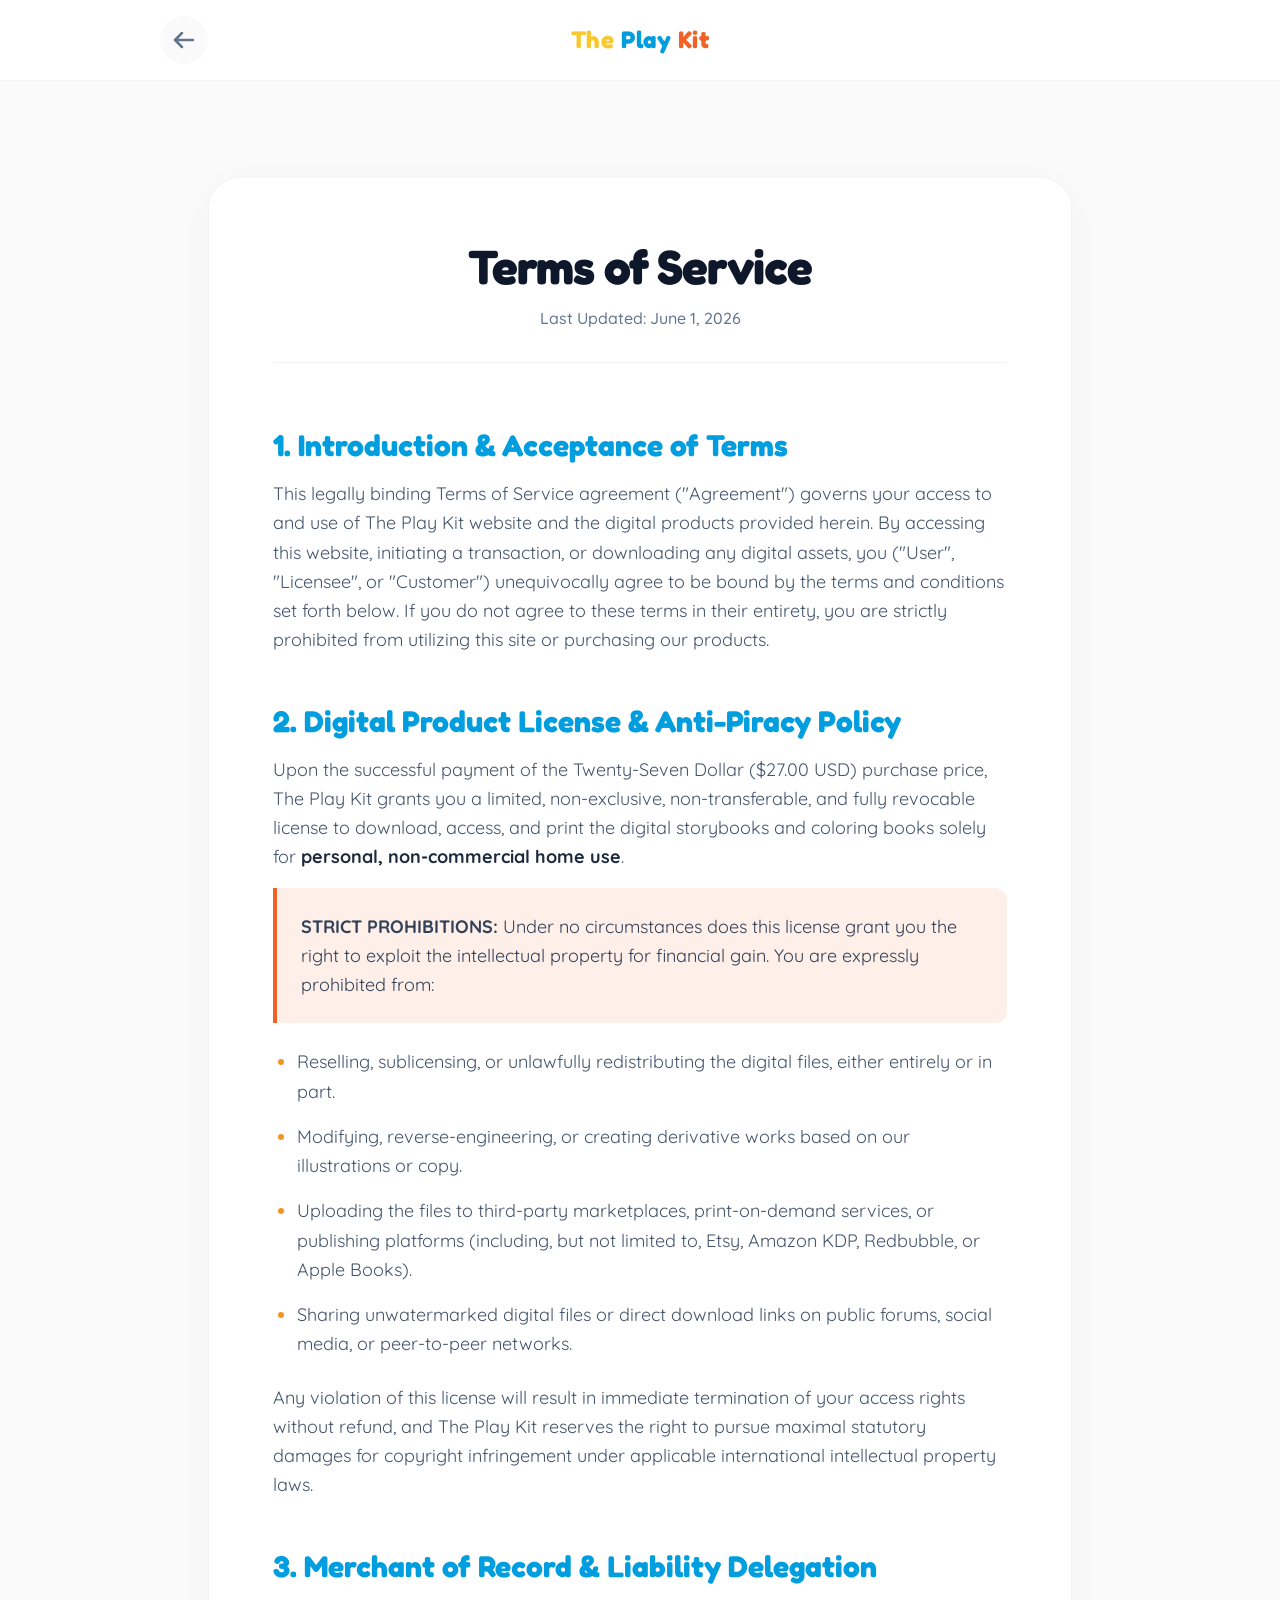
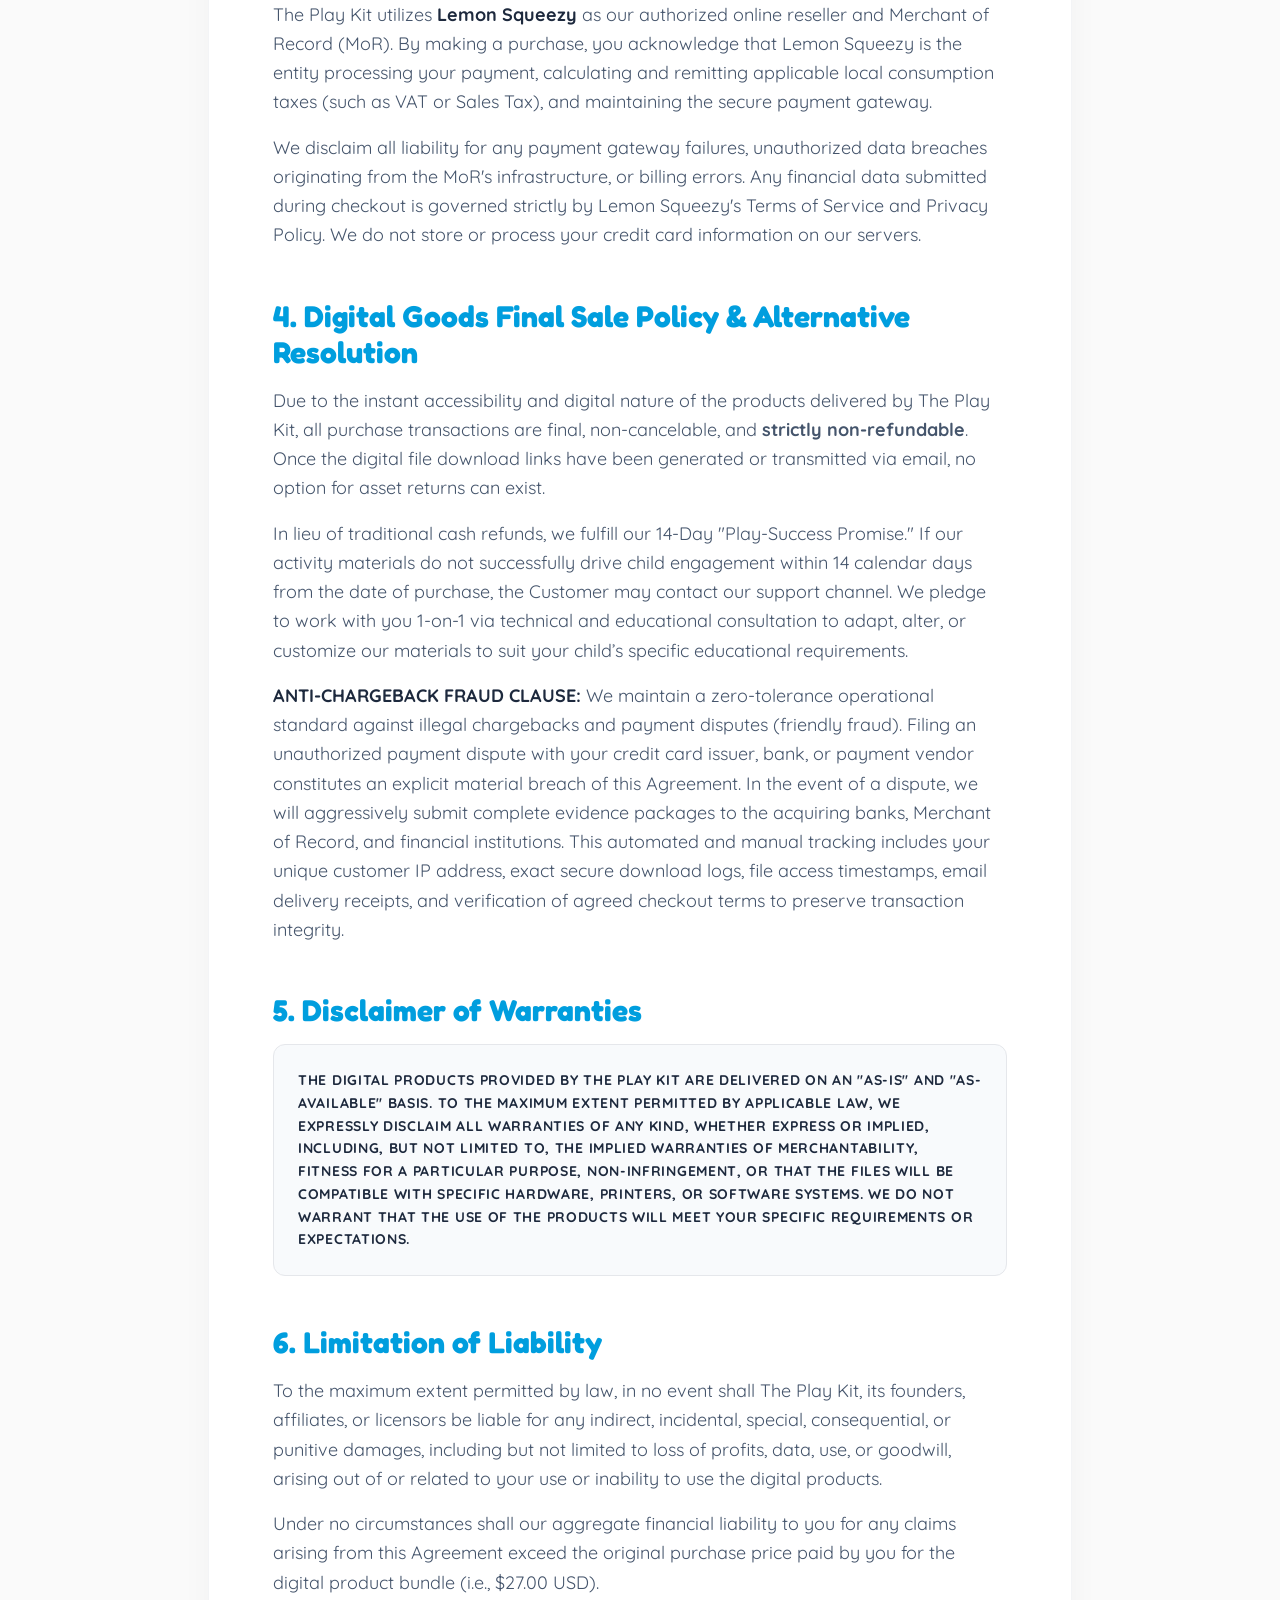
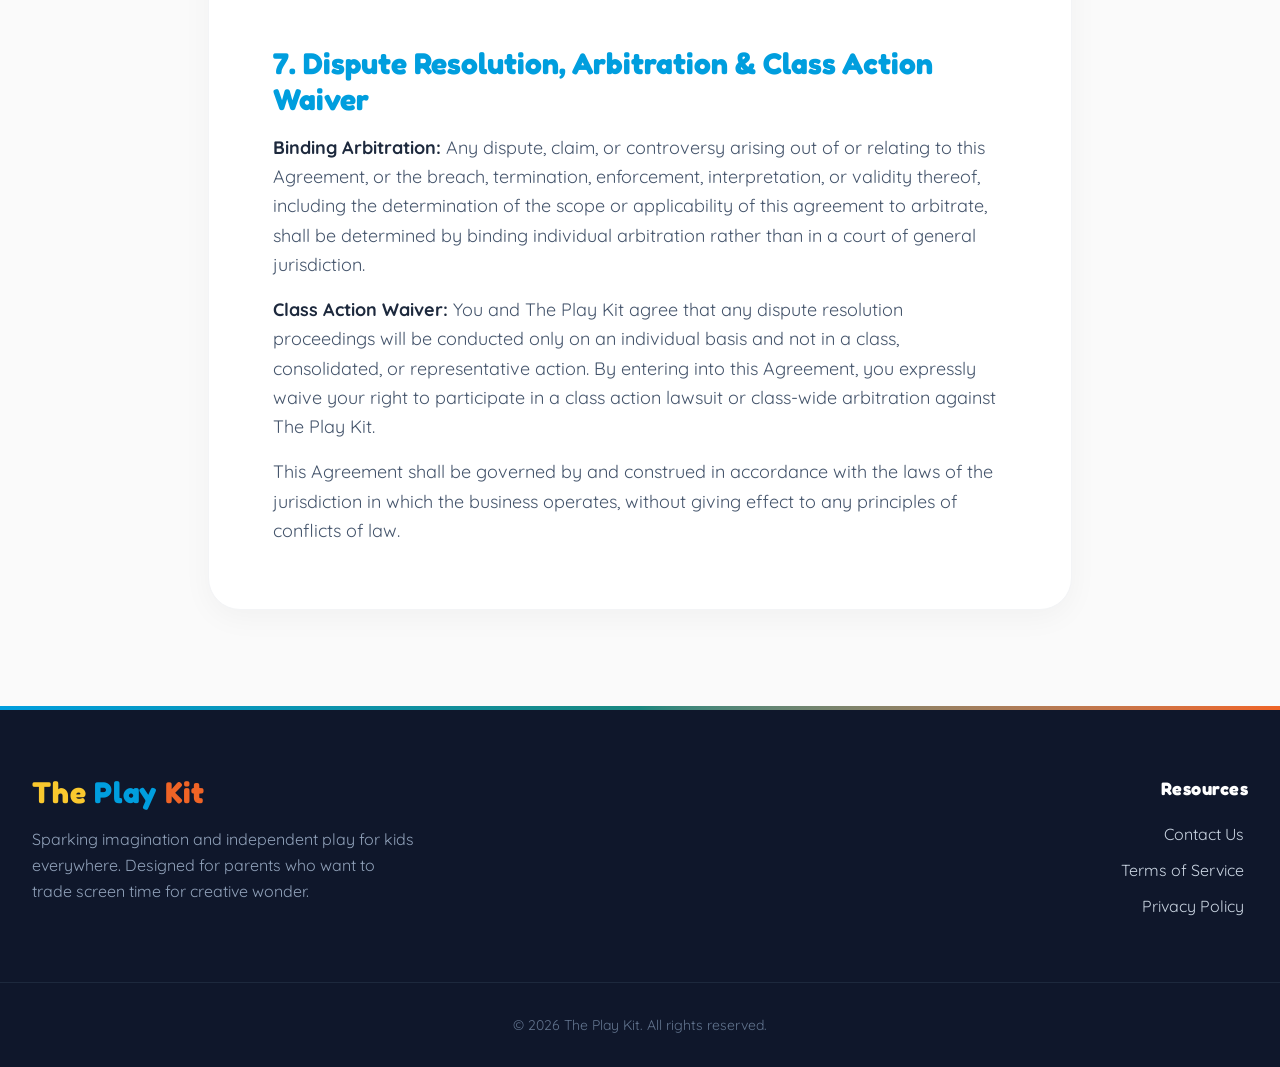
<file: terms.html>
<!doctype html>
<html lang="en">
  <head>
    <!-- ========================================== -->
    <!-- 1. PRIMARY META & SEO                      -->
    <!-- ========================================== -->
    <meta charset="UTF-8" />
    <meta name="viewport" content="width=device-width, initial-scale=1.0" />
    <title>Terms of Service | The Play Kit</title>
    <meta
      name="description"
      content="Read The Play Kit's Terms of Service. This legally binding agreement governs your access to our website and the licensing of our digital products."
    />
    <link rel="canonical" href="https://theplaykit.online/terms" />

    <!-- ========================================== -->
    <!-- 2. ICONS & THEMING                         -->
    <!-- ========================================== -->
    <meta name="theme-color" content="#F8FAFC" />
    <link rel="icon" type="image/png" sizes="192x192" href="./icon-192.png" />
    <link rel="apple-touch-icon" href="./icon-192.png" />

    <!-- ========================================== -->
    <!-- 3. TYPOGRAPHY (PERFORMANCE OPTIMIZED)      -->
    <!-- ========================================== -->
    <link rel="preconnect" href="https://fonts.googleapis.com" />
    <link rel="preconnect" href="https://fonts.gstatic.com" crossorigin />
    <link
      rel="preload"
      href="https://fonts.googleapis.com/css2?family=Fredoka:wght@400;600;700&family=Quicksand:wght@600;700&display=swap"
      as="style"
      onload="
        this.onload = null;
        this.rel = 'stylesheet';
      "
    />
    <noscript>
      <link
        rel="stylesheet"
        href="https://fonts.googleapis.com/css2?family=Fredoka:wght@400;600;700&family=Quicksand:wght@600;700&display=swap"
      />
    </noscript>

    <!-- ========================================== -->
    <!-- 4. SOCIAL GRAPH (FACEBOOK & INSTAGRAM)     -->
    <!-- ========================================== -->
    <meta property="og:type" content="website" />
    <meta property="og:url" content="https://theplaykit.online/terms" />
    <meta property="og:title" content="Terms of Service | The Play Kit" />
    <meta
      property="og:description"
      content="Read The Play Kit's Terms of Service. This legally binding agreement governs your access to our website and the licensing of our digital products."
    />
    <meta
      property="og:image"
      content="https://theplaykit.online/assets/play-kit-social-preview.jpg"
    />
    <meta property="og:locale" content="en_US" />

    <!-- ========================================== -->
    <!-- 5. GLOBAL ASSETS (VITE BUNDLED)            -->
    <!-- ========================================== -->
    <script type="module" crossorigin src="./assets/main-CXvdEzmv.js"></script>
    <link rel="stylesheet" crossorigin href="./assets/main-Cx_EaZvA.css">
  <link rel="manifest" href="./manifest.webmanifest"><script id="vite-plugin-pwa:register-sw" src="./registerSW.js"></script></head>

  <body
    class="bg-[#fafafa] text-slate-700 antialiased selection:bg-[#009ede]/20 selection:text-[#009ede]"
  >
    <a
      href="#main-content"
      class="sr-only focus:not-sr-only focus:absolute focus:top-0 focus:left-0 focus:z-100 focus:p-4 focus:bg-[#009ede] focus:text-white font-['Quicksand'] font-bold rounded-br-lg"
    >
      Skip to main content
    </a>

    <header
      role="banner"
      class="sticky top-0 z-50 bg-white/90 backdrop-blur-md border-b border-gray-100 transition-all"
    >
      <div class="max-w-5xl mx-auto px-4 sm:px-6 lg:px-8">
        <div class="flex h-20 items-center justify-between relative">
          <a
            href="/"
            aria-label="Return to home page"
            class="inline-flex items-center justify-center w-12 h-12 rounded-full bg-[#fafafa] text-slate-500 hover:bg-[#009ede]/10 hover:text-[#009ede] transition-colors focus-visible:outline-none focus-visible:ring-2 focus-visible:ring-[#009ede] focus-visible:ring-offset-2"
          >
            <svg
              class="w-6 h-6"
              fill="none"
              stroke="currentColor"
              viewBox="0 0 24 24"
              aria-hidden="true"
            >
              <path
                stroke-linecap="round"
                stroke-linejoin="round"
                stroke-width="2.5"
                d="M10 19l-7-7m0 0l7-7m-7 7h18"
              ></path>
            </svg>
          </a>

          <div class="absolute left-1/2 transform -translate-x-1/2">
            <span
              class="text-2xl font-bold text-slate-900 font-['Fredoka'] tracking-wide"
            >
              <span class="text-[#f9c82e]">The</span>
              <span class="text-[#009ede]">Play</span>
              <span class="text-[#ef6426]">Kit</span>
            </span>
          </div>

          <div class="w-12" aria-hidden="true"></div>
        </div>
      </div>
    </header>

    <main id="main-content" class="max-w-4xl mx-auto px-4 py-16 sm:py-24">
      <article
        class="bg-white rounded-4xl shadow-[0_8px_30px_rgb(0,0,0,0.04)] border border-gray-100 p-8 sm:p-12 md:p-16"
      >
        <header class="mb-16 border-b border-gray-100 pb-8 text-center">
          <h1
            class="text-4xl md:text-5xl font-bold font-['Fredoka'] text-slate-900 mb-4 tracking-tight"
          >
            Terms of Service
          </h1>
          <p class="text-slate-500 font-medium font-['Quicksand']">
            Last Updated: June 1, 2026
          </p>
        </header>

        <div
          class="space-y-8 font-['Quicksand'] leading-relaxed text-lg text-slate-600"
        >
          <section aria-labelledby="intro-heading">
            <h2
              id="intro-heading"
              class="text-2xl md:text-3xl font-bold font-['Fredoka'] text-[#009ede] mb-4"
            >
              1. Introduction &amp; Acceptance of Terms
            </h2>
            <p>
              This legally binding Terms of Service agreement ("Agreement")
              governs your access to and use of The Play Kit website and the
              digital products provided herein. By accessing this website,
              initiating a transaction, or downloading any digital assets, you
              ("User", "Licensee", or "Customer") unequivocally agree to be
              bound by the terms and conditions set forth below. If you do not
              agree to these terms in their entirety, you are strictly
              prohibited from utilizing this site or purchasing our products.
            </p>
          </section>

          <section aria-labelledby="license-heading">
            <h2
              id="license-heading"
              class="text-2xl md:text-3xl font-bold font-['Fredoka'] text-[#009ede] mb-4 mt-12"
            >
              2. Digital Product License &amp; Anti-Piracy Policy
            </h2>
            <p class="mb-4">
              Upon the successful payment of the Twenty-Seven Dollar ($27.00
              USD) purchase price, The Play Kit grants you a limited,
              non-exclusive, non-transferable, and fully revocable license to
              download, access, and print the digital storybooks and coloring
              books solely for
              <strong class="text-slate-800"
                >personal, non-commercial home use</strong
              >.
            </p>
            <div
              class="bg-[#ef6426]/10 border-l-4 border-[#ef6426] p-6 rounded-r-xl mb-6 text-slate-700"
            >
              <strong>STRICT PROHIBITIONS:</strong> Under no circumstances does
              this license grant you the right to exploit the intellectual
              property for financial gain. You are expressly prohibited from:
            </div>
            <ul class="list-disc pl-6 space-y-4 marker:text-[#f39524] mb-6">
              <li>
                Reselling, sublicensing, or unlawfully redistributing the
                digital files, either entirely or in part.
              </li>
              <li>
                Modifying, reverse-engineering, or creating derivative works
                based on our illustrations or copy.
              </li>
              <li>
                Uploading the files to third-party marketplaces, print-on-demand
                services, or publishing platforms (including, but not limited
                to, Etsy, Amazon KDP, Redbubble, or Apple Books).
              </li>
              <li>
                Sharing unwatermarked digital files or direct download links on
                public forums, social media, or peer-to-peer networks.
              </li>
            </ul>
            <p>
              Any violation of this license will result in immediate termination
              of your access rights without refund, and The Play Kit reserves
              the right to pursue maximal statutory damages for copyright
              infringement under applicable international intellectual property
              laws.
            </p>
          </section>

          <section aria-labelledby="merchant-heading">
            <h2
              id="merchant-heading"
              class="text-2xl md:text-3xl font-bold font-['Fredoka'] text-[#009ede] mb-4 mt-12"
            >
              3. Merchant of Record &amp; Liability Delegation
            </h2>
            <p class="mb-4">
              The Play Kit utilizes
              <strong class="text-slate-800">Lemon Squeezy</strong> as our
              authorized online reseller and Merchant of Record (MoR). By making
              a purchase, you acknowledge that Lemon Squeezy is the entity
              processing your payment, calculating and remitting applicable
              local consumption taxes (such as VAT or Sales Tax), and
              maintaining the secure payment gateway.
            </p>
            <p>
              We disclaim all liability for any payment gateway failures,
              unauthorized data breaches originating from the MoR's
              infrastructure, or billing errors. Any financial data submitted
              during checkout is governed strictly by Lemon Squeezy's Terms of
              Service and Privacy Policy. We do not store or process your credit
              card information on our servers.
            </p>
          </section>

          <!-- UPDATED SECTION 4: Reconfigured for Play-Success Promise & Strict Digital Protection -->
          <section aria-labelledby="refund-heading">
            <h2
              id="refund-heading"
              class="text-2xl md:text-3xl font-bold font-['Fredoka'] text-[#009ede] mb-4 mt-12"
            >
              4. Digital Goods Final Sale Policy &amp; Alternative Resolution
            </h2>
            <p class="mb-4">
              Due to the instant accessibility and digital nature of the
              products delivered by The Play Kit, all purchase transactions are
              final, non-cancelable, and
              <strong>strictly non-refundable</strong>. Once the digital file
              download links have been generated or transmitted via email, no
              option for asset returns can exist.
            </p>
            <p class="mb-4">
              In lieu of traditional cash refunds, we fulfill our 14-Day
              "Play-Success Promise." If our activity materials do not
              successfully drive child engagement within 14 calendar days from
              the date of purchase, the Customer may contact our support
              channel. We pledge to work with you 1-on-1 via technical and
              educational consultation to adapt, alter, or customize our
              materials to suit your child’s specific educational requirements.
            </p>
            <p>
              <strong class="text-slate-800"
                >ANTI-CHARGEBACK FRAUD CLAUSE:</strong
              >
              We maintain a zero-tolerance operational standard against illegal
              chargebacks and payment disputes (friendly fraud). Filing an
              unauthorized payment dispute with your credit card issuer, bank,
              or payment vendor constitutes an explicit material breach of this
              Agreement. In the event of a dispute, we will aggressively submit
              complete evidence packages to the acquiring banks, Merchant of
              Record, and financial institutions. This automated and manual
              tracking includes your unique customer IP address, exact secure
              download logs, file access timestamps, email delivery receipts,
              and verification of agreed checkout terms to preserve transaction
              integrity.
            </p>
          </section>

          <section aria-labelledby="disclaimer-heading">
            <h2
              id="disclaimer-heading"
              class="text-2xl md:text-3xl font-bold font-['Fredoka'] text-[#009ede] mb-4 mt-12"
            >
              5. Disclaimer of Warranties
            </h2>
            <div
              class="uppercase font-bold text-sm tracking-wider bg-slate-50 text-slate-800 p-6 rounded-xl border border-gray-200 leading-relaxed"
            >
              The digital products provided by The Play Kit are delivered on an
              "AS-IS" and "AS-AVAILABLE" basis. To the maximum extent permitted
              by applicable law, we expressly disclaim all warranties of any
              kind, whether express or implied, including, but not limited to,
              the implied warranties of merchantability, fitness for a
              particular purpose, non-infringement, or that the files will be
              compatible with specific hardware, printers, or software systems.
              We do not warrant that the use of the products will meet your
              specific requirements or expectations.
            </div>
          </section>

          <section aria-labelledby="liability-heading">
            <h2
              id="liability-heading"
              class="text-2xl md:text-3xl font-bold font-['Fredoka'] text-[#009ede] mb-4 mt-12"
            >
              6. Limitation of Liability
            </h2>
            <p class="mb-4">
              To the maximum extent permitted by law, in no event shall The Play
              Kit, its founders, affiliates, or licensors be liable for any
              indirect, incidental, special, consequential, or punitive damages,
              including but not limited to loss of profits, data, use, or
              goodwill, arising out of or related to your use or inability to
              use the digital products.
            </p>
            <p>
              Under no circumstances shall our aggregate financial liability to
              you for any claims arising from this Agreement exceed the original
              purchase price paid by you for the digital product bundle (i.e.,
              $27.00 USD).
            </p>
          </section>

          <section aria-labelledby="dispute-heading">
            <h2
              id="dispute-heading"
              class="text-2xl md:text-3xl font-bold font-['Fredoka'] text-[#009ede] mb-4 mt-12"
            >
              7. Dispute Resolution, Arbitration &amp; Class Action Waiver
            </h2>
            <p class="mb-4">
              <strong class="text-slate-800">Binding Arbitration:</strong> Any
              dispute, claim, or controversy arising out of or relating to this
              Agreement, or the breach, termination, enforcement,
              interpretation, or validity thereof, including the determination
              of the scope or applicability of this agreement to arbitrate,
              shall be determined by binding individual arbitration rather than
              in a court of general jurisdiction.
            </p>
            <p class="mb-4">
              <strong class="text-slate-800">Class Action Waiver:</strong> You
              and The Play Kit agree that any dispute resolution proceedings
              will be conducted only on an individual basis and not in a class,
              consolidated, or representative action. By entering into this
              Agreement, you expressly waive your right to participate in a
              class action lawsuit or class-wide arbitration against The Play
              Kit.
            </p>
            <p>
              This Agreement shall be governed by and construed in accordance
              with the laws of the jurisdiction in which the business operates,
              without giving effect to any principles of conflicts of law.
            </p>
          </section>
        </div>
      </article>
    </main>

    <footer
      class="bg-slate-900 text-slate-300 relative border-t-0"
      role="contentinfo"
    >
      <div
        class="h-1 w-full bg-linear-to-r from-[#009ede] via-[#18877f] to-[#ef6426] block leading-0"
      ></div>

      <div
        class="grid grid-cols-1 md:grid-cols-2 gap-12 py-16 mx-auto max-w-7xl px-4 sm:px-6 lg:px-8"
      >
        <div class="flex flex-col items-start">
          <a
            href="/"
            class="text-3xl font-bold text-white font-['Fredoka'] tracking-wide mb-4 focus-visible:ring-2 focus-visible:ring-[#009ede] outline-hidden rounded-sm"
          >
            <span class="text-[#f9c82e]">The</span>
            <span class="text-[#009ede]">Play</span>
            <span class="text-[#ef6426]">Kit</span>
          </a>
          <p class="font-['Quicksand'] leading-relaxed text-slate-400 max-w-sm">
            Sparking imagination and independent play for kids everywhere.
            Designed for parents who want to trade screen time for creative
            wonder.
          </p>
        </div>

        <div class="flex flex-col items-start md:items-end">
          <h3
            class="text-lg font-bold text-white font-['Fredoka'] tracking-wide mb-5"
          >
            Resources
          </h3>
          <nav
            class="flex flex-col space-y-3 font-['Quicksand'] text-left md:text-right"
            aria-label="Footer navigation"
          >
            <a
              href="contact-us.html"
              class="hover:text-[#009ede] transition-colors focus-visible:ring-2 focus-visible:ring-[#009ede] outline-hidden rounded-sm px-1"
              >Contact Us</a
            >
            <a
              href="terms.html"
              class="hover:text-[#009ede] transition-colors focus-visible:ring-2 focus-visible:ring-[#009ede] outline-hidden rounded-sm px-1"
              >Terms of Service</a
            >
            <a
              href="privacy.html"
              class="hover:text-[#009ede] transition-colors focus-visible:ring-2 focus-visible:ring-[#009ede] outline-hidden rounded-sm px-1"
              >Privacy Policy</a
            >
          </nav>
        </div>
      </div>

      <div class="border-t border-slate-800 py-8 px-4 text-center">
        <p class="font-['Quicksand'] text-sm text-slate-500">
          &copy; <span id="current-year"></span> The Play Kit. All rights
          reserved.
        </p>
      </div>
    </footer>

    <script>
      document.getElementById('current-year').textContent =
        new Date().getFullYear();
    </script>
  </body>
</html>
</file>
<file: assets/main-Cx_EaZvA.css>
/*! tailwindcss v4.3.0 | MIT License | https://tailwindcss.com */
@layer properties{@supports (((-webkit-hyphens:none)) and (not (margin-trim:inline))) or ((-moz-orient:inline) and (not (color:rgb(from red r g b)))){*,:before,:after,::backdrop{--tw-translate-x:0;--tw-translate-y:0;--tw-translate-z:0;--tw-scale-x:1;--tw-scale-y:1;--tw-scale-z:1;--tw-rotate-x:initial;--tw-rotate-y:initial;--tw-rotate-z:initial;--tw-skew-x:initial;--tw-skew-y:initial;--tw-space-y-reverse:0;--tw-space-x-reverse:0;--tw-border-style:solid;--tw-gradient-position:initial;--tw-gradient-from:#0000;--tw-gradient-via:#0000;--tw-gradient-to:#0000;--tw-gradient-stops:initial;--tw-gradient-via-stops:initial;--tw-gradient-from-position:0%;--tw-gradient-via-position:50%;--tw-gradient-to-position:100%;--tw-leading:initial;--tw-font-weight:initial;--tw-tracking:initial;--tw-shadow:0 0 #0000;--tw-shadow-color:initial;--tw-shadow-alpha:100%;--tw-inset-shadow:0 0 #0000;--tw-inset-shadow-color:initial;--tw-inset-shadow-alpha:100%;--tw-ring-color:initial;--tw-ring-shadow:0 0 #0000;--tw-inset-ring-color:initial;--tw-inset-ring-shadow:0 0 #0000;--tw-ring-inset:initial;--tw-ring-offset-width:0px;--tw-ring-offset-color:#fff;--tw-ring-offset-shadow:0 0 #0000;--tw-outline-style:solid;--tw-blur:initial;--tw-brightness:initial;--tw-contrast:initial;--tw-grayscale:initial;--tw-hue-rotate:initial;--tw-invert:initial;--tw-opacity:initial;--tw-saturate:initial;--tw-sepia:initial;--tw-drop-shadow:initial;--tw-drop-shadow-color:initial;--tw-drop-shadow-alpha:100%;--tw-drop-shadow-size:initial;--tw-backdrop-blur:initial;--tw-backdrop-brightness:initial;--tw-backdrop-contrast:initial;--tw-backdrop-grayscale:initial;--tw-backdrop-hue-rotate:initial;--tw-backdrop-invert:initial;--tw-backdrop-opacity:initial;--tw-backdrop-saturate:initial;--tw-backdrop-sepia:initial;--tw-duration:initial;--tw-ease:initial}}}@layer theme{:root,:host{--font-sans:ui-sans-serif, system-ui, sans-serif, "Apple Color Emoji", "Segoe UI Emoji", "Segoe UI Symbol", "Noto Color Emoji";--font-mono:ui-monospace, SFMono-Regular, Menlo, Monaco, Consolas, "Liberation Mono", "Courier New", monospace;--color-green-400:oklch(79.2% .209 151.711);--color-green-500:oklch(72.3% .219 149.579);--color-blue-600:oklch(54.6% .245 262.881);--color-slate-50:oklch(98.4% .003 247.858);--color-slate-100:oklch(96.8% .007 247.896);--color-slate-200:oklch(92.9% .013 255.508);--color-slate-300:oklch(86.9% .022 252.894);--color-slate-400:oklch(70.4% .04 256.788);--color-slate-500:oklch(55.4% .046 257.417);--color-slate-600:oklch(44.6% .043 257.281);--color-slate-700:oklch(37.2% .044 257.287);--color-slate-800:oklch(27.9% .041 260.031);--color-slate-900:oklch(20.8% .042 265.755);--color-gray-100:oklch(96.7% .003 264.542);--color-gray-200:oklch(92.8% .006 264.531);--color-white:#fff;--spacing:.25rem;--container-sm:24rem;--container-md:28rem;--container-xl:36rem;--container-2xl:42rem;--container-3xl:48rem;--container-4xl:56rem;--container-5xl:64rem;--container-6xl:72rem;--container-7xl:80rem;--text-xs:.75rem;--text-xs--line-height:calc(1 / .75);--text-sm:.875rem;--text-sm--line-height:calc(1.25 / .875);--text-base:1rem;--text-base--line-height:calc(1.5 / 1);--text-lg:1.125rem;--text-lg--line-height:calc(1.75 / 1.125);--text-xl:1.25rem;--text-xl--line-height:calc(1.75 / 1.25);--text-2xl:1.5rem;--text-2xl--line-height:calc(2 / 1.5);--text-3xl:1.875rem;--text-3xl--line-height:calc(2.25 / 1.875);--text-4xl:2.25rem;--text-4xl--line-height:calc(2.5 / 2.25);--text-5xl:3rem;--text-5xl--line-height:1;--text-6xl:3.75rem;--text-6xl--line-height:1;--font-weight-medium:500;--font-weight-bold:700;--tracking-tight:-.025em;--tracking-wide:.025em;--tracking-wider:.05em;--leading-tight:1.25;--leading-relaxed:1.625;--radius-sm:.25rem;--radius-md:.375rem;--radius-lg:.5rem;--radius-xl:.75rem;--radius-2xl:1rem;--radius-3xl:1.5rem;--radius-4xl:2rem;--drop-shadow-lg:0 4px 4px #00000026;--drop-shadow-2xl:0 25px 25px #00000026;--ease-out:cubic-bezier(0, 0, .2, 1);--blur-sm:8px;--blur-md:12px;--blur-3xl:64px;--default-transition-duration:.15s;--default-transition-timing-function:cubic-bezier(.4, 0, .2, 1);--default-font-family:var(--font-sans);--default-mono-font-family:var(--font-mono);--font-inter:"Inter", sans-serif;--font-fredoka:"Fredoka", sans-serif}}@layer base{*,:after,:before,::backdrop{box-sizing:border-box;border:0 solid;margin:0;padding:0}::file-selector-button{box-sizing:border-box;border:0 solid;margin:0;padding:0}html,:host{-webkit-text-size-adjust:100%;tab-size:4;line-height:1.5;font-family:var(--default-font-family,ui-sans-serif, system-ui, sans-serif, "Apple Color Emoji", "Segoe UI Emoji", "Segoe UI Symbol", "Noto Color Emoji");font-feature-settings:var(--default-font-feature-settings,normal);font-variation-settings:var(--default-font-variation-settings,normal);-webkit-tap-highlight-color:transparent}hr{height:0;color:inherit;border-top-width:1px}abbr:where([title]){-webkit-text-decoration:underline dotted;text-decoration:underline dotted}h1,h2,h3,h4,h5,h6{font-size:inherit;font-weight:inherit}a{color:inherit;-webkit-text-decoration:inherit;-webkit-text-decoration:inherit;-webkit-text-decoration:inherit;-webkit-text-decoration:inherit;text-decoration:inherit}b,strong{font-weight:bolder}code,kbd,samp,pre{font-family:var(--default-mono-font-family,ui-monospace, SFMono-Regular, Menlo, Monaco, Consolas, "Liberation Mono", "Courier New", monospace);font-feature-settings:var(--default-mono-font-feature-settings,normal);font-variation-settings:var(--default-mono-font-variation-settings,normal);font-size:1em}small{font-size:80%}sub,sup{vertical-align:baseline;font-size:75%;line-height:0;position:relative}sub{bottom:-.25em}sup{top:-.5em}table{text-indent:0;border-color:inherit;border-collapse:collapse}:-moz-focusring{outline:auto}progress{vertical-align:baseline}summary{display:list-item}ol,ul,menu{list-style:none}img,svg,video,canvas,audio,iframe,embed,object{vertical-align:middle;display:block}img,video{max-width:100%;height:auto}button,input,select,optgroup,textarea{font:inherit;font-feature-settings:inherit;font-variation-settings:inherit;letter-spacing:inherit;color:inherit;opacity:1;background-color:#0000;border-radius:0}::file-selector-button{font:inherit;font-feature-settings:inherit;font-variation-settings:inherit;letter-spacing:inherit;color:inherit;opacity:1;background-color:#0000;border-radius:0}:where(select:is([multiple],[size])) optgroup{font-weight:bolder}:where(select:is([multiple],[size])) optgroup option{padding-inline-start:20px}::file-selector-button{margin-inline-end:4px}::placeholder{opacity:1}@supports (not ((-webkit-appearance:-apple-pay-button))) or (contain-intrinsic-size:1px){::placeholder{color:currentColor}@supports (color:color-mix(in lab, red, red)){::placeholder{color:color-mix(in oklab, currentcolor 50%, transparent)}}}textarea{resize:vertical}::-webkit-search-decoration{-webkit-appearance:none}::-webkit-date-and-time-value{min-height:1lh;text-align:inherit}::-webkit-datetime-edit{display:inline-flex}::-webkit-datetime-edit-fields-wrapper{padding:0}::-webkit-datetime-edit{padding-block:0}::-webkit-datetime-edit-year-field{padding-block:0}::-webkit-datetime-edit-month-field{padding-block:0}::-webkit-datetime-edit-day-field{padding-block:0}::-webkit-datetime-edit-hour-field{padding-block:0}::-webkit-datetime-edit-minute-field{padding-block:0}::-webkit-datetime-edit-second-field{padding-block:0}::-webkit-datetime-edit-millisecond-field{padding-block:0}::-webkit-datetime-edit-meridiem-field{padding-block:0}::-webkit-calendar-picker-indicator{line-height:1}:-moz-ui-invalid{box-shadow:none}button,input:where([type=button],[type=reset],[type=submit]){appearance:button}::file-selector-button{appearance:button}::-webkit-inner-spin-button{height:auto}::-webkit-outer-spin-button{height:auto}[hidden]:where(:not([hidden=until-found])){display:none!important}body{font-family:var(--font-inter)}h1,h2,h3,.font-fredoka{font-family:var(--font-fredoka)}}@layer components;@layer utilities{.pointer-events-auto{pointer-events:auto}.pointer-events-none{pointer-events:none}.sr-only{clip-path:inset(50%);white-space:nowrap;border-width:0;width:1px;height:1px;margin:-1px;padding:0;position:absolute;overflow:hidden}.absolute{position:absolute}.fixed{position:fixed}.relative{position:relative}.sticky{position:sticky}.inset-0{inset:calc(var(--spacing) * 0)}.-top-4{top:calc(var(--spacing) * -4)}.top-0{top:calc(var(--spacing) * 0)}.top-1\/2{top:50%}.top-4{top:calc(var(--spacing) * 4)}.top-20{top:calc(var(--spacing) * 20)}.top-full{top:100%}.right-0{right:calc(var(--spacing) * 0)}.right-4{right:calc(var(--spacing) * 4)}.bottom-0{bottom:calc(var(--spacing) * 0)}.left-0{left:calc(var(--spacing) * 0)}.left-1\/2{left:50%}.z-0{z-index:0}.z-10{z-index:10}.z-20{z-index:20}.z-40{z-index:40}.z-50{z-index:50}.z-100{z-index:100}.container{width:100%}@media (width>=40rem){.container{max-width:40rem}}@media (width>=48rem){.container{max-width:48rem}}@media (width>=64rem){.container{max-width:64rem}}@media (width>=80rem){.container{max-width:80rem}}@media (width>=96rem){.container{max-width:96rem}}.mx-1{margin-inline:calc(var(--spacing) * 1)}.mx-auto{margin-inline:auto}.mt-1{margin-top:calc(var(--spacing) * 1)}.mt-4{margin-top:calc(var(--spacing) * 4)}.mt-6{margin-top:calc(var(--spacing) * 6)}.mt-10{margin-top:calc(var(--spacing) * 10)}.mt-12{margin-top:calc(var(--spacing) * 12)}.mt-16{margin-top:calc(var(--spacing) * 16)}.mr-4{margin-right:calc(var(--spacing) * 4)}.mb-1{margin-bottom:calc(var(--spacing) * 1)}.mb-2{margin-bottom:calc(var(--spacing) * 2)}.mb-3{margin-bottom:calc(var(--spacing) * 3)}.mb-4{margin-bottom:calc(var(--spacing) * 4)}.mb-5{margin-bottom:calc(var(--spacing) * 5)}.mb-6{margin-bottom:calc(var(--spacing) * 6)}.mb-8{margin-bottom:calc(var(--spacing) * 8)}.mb-10{margin-bottom:calc(var(--spacing) * 10)}.mb-12{margin-bottom:calc(var(--spacing) * 12)}.mb-16{margin-bottom:calc(var(--spacing) * 16)}.ml-4{margin-left:calc(var(--spacing) * 4)}.block{display:block}.flex{display:flex}.grid{display:grid}.hidden{display:none}.inline-flex{display:inline-flex}.aspect-square{aspect-ratio:1}.h-1{height:calc(var(--spacing) * 1)}.h-4{height:calc(var(--spacing) * 4)}.h-5{height:calc(var(--spacing) * 5)}.h-6{height:calc(var(--spacing) * 6)}.h-7{height:calc(var(--spacing) * 7)}.h-8{height:calc(var(--spacing) * 8)}.h-12{height:calc(var(--spacing) * 12)}.h-14{height:calc(var(--spacing) * 14)}.h-16{height:calc(var(--spacing) * 16)}.h-20{height:calc(var(--spacing) * 20)}.h-150{height:calc(var(--spacing) * 150)}.h-200{height:calc(var(--spacing) * 200)}.h-\[85\%\]{height:85%}.h-auto{height:auto}.h-full{height:100%}.min-h-87\.5{min-height:calc(var(--spacing) * 87.5)}.w-4{width:calc(var(--spacing) * 4)}.w-5{width:calc(var(--spacing) * 5)}.w-6{width:calc(var(--spacing) * 6)}.w-7{width:calc(var(--spacing) * 7)}.w-8{width:calc(var(--spacing) * 8)}.w-12{width:calc(var(--spacing) * 12)}.w-14{width:calc(var(--spacing) * 14)}.w-16{width:calc(var(--spacing) * 16)}.w-150{width:calc(var(--spacing) * 150)}.w-200{width:calc(var(--spacing) * 200)}.w-\[70\%\]{width:70%}.w-fit{width:fit-content}.w-full{width:100%}.max-w-2xl{max-width:var(--container-2xl)}.max-w-3xl{max-width:var(--container-3xl)}.max-w-4xl{max-width:var(--container-4xl)}.max-w-5xl{max-width:var(--container-5xl)}.max-w-6xl{max-width:var(--container-6xl)}.max-w-7xl{max-width:var(--container-7xl)}.max-w-md{max-width:var(--container-md)}.max-w-sm{max-width:var(--container-sm)}.max-w-xl{max-width:var(--container-xl)}.shrink-0{flex-shrink:0}.-translate-x-1\/2{--tw-translate-x:calc(calc(1 / 2 * 100%) * -1);translate:var(--tw-translate-x) var(--tw-translate-y)}.translate-x-1\/3{--tw-translate-x:calc(1 / 3 * 100%);translate:var(--tw-translate-x) var(--tw-translate-y)}.translate-x-1\/4{--tw-translate-x:calc(1 / 4 * 100%);translate:var(--tw-translate-x) var(--tw-translate-y)}.-translate-y-1\/2{--tw-translate-y:calc(calc(1 / 2 * 100%) * -1);translate:var(--tw-translate-x) var(--tw-translate-y)}.-translate-y-4{--tw-translate-y:calc(var(--spacing) * -4);translate:var(--tw-translate-x) var(--tw-translate-y)}.translate-y-0{--tw-translate-y:calc(var(--spacing) * 0);translate:var(--tw-translate-x) var(--tw-translate-y)}.scale-95{--tw-scale-x:95%;--tw-scale-y:95%;--tw-scale-z:95%;scale:var(--tw-scale-x) var(--tw-scale-y)}.scale-100{--tw-scale-x:100%;--tw-scale-y:100%;--tw-scale-z:100%;scale:var(--tw-scale-x) var(--tw-scale-y)}.rotate-3{rotate:3deg}.rotate-180{rotate:180deg}.transform{transform:var(--tw-rotate-x,) var(--tw-rotate-y,) var(--tw-rotate-z,) var(--tw-skew-x,) var(--tw-skew-y,)}.animate-\[bounce_2s_infinite\]{animation:2s infinite bounce}.cursor-pointer{cursor:pointer}.resize-y{resize:vertical}.list-disc{list-style-type:disc}.grid-cols-1{grid-template-columns:repeat(1,minmax(0,1fr))}.grid-rows-\[0fr\]{grid-template-rows:0fr}.grid-rows-\[1fr\]{grid-template-rows:1fr}.flex-col{flex-direction:column}.items-center{align-items:center}.items-start{align-items:flex-start}.justify-between{justify-content:space-between}.justify-center{justify-content:center}.justify-start{justify-content:flex-start}.gap-4{gap:calc(var(--spacing) * 4)}.gap-6{gap:calc(var(--spacing) * 6)}.gap-8{gap:calc(var(--spacing) * 8)}.gap-12{gap:calc(var(--spacing) * 12)}:where(.space-y-2>:not(:last-child)){--tw-space-y-reverse:0;margin-block-start:calc(calc(var(--spacing) * 2) * var(--tw-space-y-reverse));margin-block-end:calc(calc(var(--spacing) * 2) * calc(1 - var(--tw-space-y-reverse)))}:where(.space-y-3>:not(:last-child)){--tw-space-y-reverse:0;margin-block-start:calc(calc(var(--spacing) * 3) * var(--tw-space-y-reverse));margin-block-end:calc(calc(var(--spacing) * 3) * calc(1 - var(--tw-space-y-reverse)))}:where(.space-y-4>:not(:last-child)){--tw-space-y-reverse:0;margin-block-start:calc(calc(var(--spacing) * 4) * var(--tw-space-y-reverse));margin-block-end:calc(calc(var(--spacing) * 4) * calc(1 - var(--tw-space-y-reverse)))}:where(.space-y-6>:not(:last-child)){--tw-space-y-reverse:0;margin-block-start:calc(calc(var(--spacing) * 6) * var(--tw-space-y-reverse));margin-block-end:calc(calc(var(--spacing) * 6) * calc(1 - var(--tw-space-y-reverse)))}:where(.space-y-8>:not(:last-child)){--tw-space-y-reverse:0;margin-block-start:calc(calc(var(--spacing) * 8) * var(--tw-space-y-reverse));margin-block-end:calc(calc(var(--spacing) * 8) * calc(1 - var(--tw-space-y-reverse)))}:where(.space-y-10>:not(:last-child)){--tw-space-y-reverse:0;margin-block-start:calc(calc(var(--spacing) * 10) * var(--tw-space-y-reverse));margin-block-end:calc(calc(var(--spacing) * 10) * calc(1 - var(--tw-space-y-reverse)))}:where(.space-x-2>:not(:last-child)){--tw-space-x-reverse:0;margin-inline-start:calc(calc(var(--spacing) * 2) * var(--tw-space-x-reverse));margin-inline-end:calc(calc(var(--spacing) * 2) * calc(1 - var(--tw-space-x-reverse)))}:where(.space-x-3>:not(:last-child)){--tw-space-x-reverse:0;margin-inline-start:calc(calc(var(--spacing) * 3) * var(--tw-space-x-reverse));margin-inline-end:calc(calc(var(--spacing) * 3) * calc(1 - var(--tw-space-x-reverse)))}:where(.space-x-5>:not(:last-child)){--tw-space-x-reverse:0;margin-inline-start:calc(calc(var(--spacing) * 5) * var(--tw-space-x-reverse));margin-inline-end:calc(calc(var(--spacing) * 5) * calc(1 - var(--tw-space-x-reverse)))}.self-center{align-self:center}.overflow-hidden{overflow:hidden}.rounded-2xl{border-radius:var(--radius-2xl)}.rounded-3xl{border-radius:var(--radius-3xl)}.rounded-4xl{border-radius:var(--radius-4xl)}.rounded-\[2\.5rem\]{border-radius:2.5rem}.rounded-full{border-radius:3.40282e38px}.rounded-md{border-radius:var(--radius-md)}.rounded-sm{border-radius:var(--radius-sm)}.rounded-xl{border-radius:var(--radius-xl)}.rounded-r-xl{border-top-right-radius:var(--radius-xl);border-bottom-right-radius:var(--radius-xl)}.rounded-br-lg{border-bottom-right-radius:var(--radius-lg)}.border{border-style:var(--tw-border-style);border-width:1px}.border-2{border-style:var(--tw-border-style);border-width:2px}.border-t{border-top-style:var(--tw-border-style);border-top-width:1px}.border-t-0{border-top-style:var(--tw-border-style);border-top-width:0}.border-t-4{border-top-style:var(--tw-border-style);border-top-width:4px}.border-b{border-bottom-style:var(--tw-border-style);border-bottom-width:1px}.border-l-4{border-left-style:var(--tw-border-style);border-left-width:4px}.border-dashed{--tw-border-style:dashed;border-style:dashed}.border-none{--tw-border-style:none;border-style:none}.border-\[\#ef6426\]{border-color:#ef6426}.border-\[\#f9c82e\]\/20{border-color:oklab(85.2584% .00184104 .163576/.2)}.border-\[\#f9c82e\]\/50{border-color:oklab(85.2584% .00184104 .163576/.5)}.border-gray-100{border-color:var(--color-gray-100)}.border-gray-200{border-color:var(--color-gray-200)}.border-green-500{border-color:var(--color-green-500)}.border-slate-100{border-color:var(--color-slate-100)}.border-slate-200{border-color:var(--color-slate-200)}.border-slate-800{border-color:var(--color-slate-800)}.border-t-\[\#009ede\]{border-top-color:#009ede}.border-t-\[\#18877f\]{border-top-color:#18877f}.border-t-\[\#ef6426\]{border-top-color:#ef6426}.bg-subtle-grid{background-color:#fafafa;background-image:radial-gradient(#94a3b8 .8px,#0000 .8px);background-size:50px 50px}.bg-\[\#009ede\]{background-color:#009ede}.bg-\[\#009ede\]\/10{background-color:oklab(66.1681% -.0793055 -.119055/.1)}.bg-\[\#18877f\]{background-color:#18877f}.bg-\[\#18877f\]\/10{background-color:oklab(56.4039% -.0923293 -.0117564/.1)}.bg-\[\#F8FAFC\]{background-color:#f8fafc}.bg-\[\#ef6426\]{background-color:#ef6426}.bg-\[\#ef6426\]\/10{background-color:oklab(67.0252% .139204 .122873/.1)}.bg-\[\#f9c82e\]{background-color:#f9c82e}.bg-\[\#f9c82e\]\/5{background-color:oklab(85.2584% .00184104 .163576/.05)}.bg-\[\#f9c82e\]\/10{background-color:oklab(85.2584% .00184104 .163576/.1)}.bg-\[\#f9c82e\]\/20{background-color:oklab(85.2584% .00184104 .163576/.2)}.bg-\[\#f39524\]{background-color:#f39524}.bg-\[\#fafafa\]{background-color:#fafafa}.bg-\[\#ffffff\]{background-color:#fff}.bg-green-400{background-color:var(--color-green-400)}.bg-slate-50{background-color:var(--color-slate-50)}.bg-slate-900{background-color:var(--color-slate-900)}.bg-slate-900\/60{background-color:#0f172b99}@supports (color:color-mix(in lab, red, red)){.bg-slate-900\/60{background-color:color-mix(in oklab, var(--color-slate-900) 60%, transparent)}}.bg-white{background-color:var(--color-white)}.bg-white\/90{background-color:#ffffffe6}@supports (color:color-mix(in lab, red, red)){.bg-white\/90{background-color:color-mix(in oklab, var(--color-white) 90%, transparent)}}.bg-linear-to-br{--tw-gradient-position:to bottom right}@supports (background-image:linear-gradient(in lab, red, red)){.bg-linear-to-br{--tw-gradient-position:to bottom right in oklab}}.bg-linear-to-br{background-image:linear-gradient(var(--tw-gradient-stops))}.bg-linear-to-r{--tw-gradient-position:to right}@supports (background-image:linear-gradient(in lab, red, red)){.bg-linear-to-r{--tw-gradient-position:to right in oklab}}.bg-linear-to-r{background-image:linear-gradient(var(--tw-gradient-stops))}.bg-linear-to-tr{--tw-gradient-position:to top right}@supports (background-image:linear-gradient(in lab, red, red)){.bg-linear-to-tr{--tw-gradient-position:to top right in oklab}}.bg-linear-to-tr{background-image:linear-gradient(var(--tw-gradient-stops))}.hero-gradient{background-image:radial-gradient(at 80% 20%,#f9c82e20 0,#0000 50%),radial-gradient(at 20% 80%,#009ede10 0,#0000 50%)}.from-\[\#009ede\]{--tw-gradient-from:#009ede;--tw-gradient-stops:var(--tw-gradient-via-stops,var(--tw-gradient-position), var(--tw-gradient-from) var(--tw-gradient-from-position), var(--tw-gradient-to) var(--tw-gradient-to-position))}.from-\[\#009ede\]\/5{--tw-gradient-from:oklab(66.1681% -.0793055 -.119055/.05);--tw-gradient-stops:var(--tw-gradient-via-stops,var(--tw-gradient-position), var(--tw-gradient-from) var(--tw-gradient-from-position), var(--tw-gradient-to) var(--tw-gradient-to-position))}.from-\[\#18877f\]\/40{--tw-gradient-from:oklab(56.4039% -.0923293 -.0117564/.4);--tw-gradient-stops:var(--tw-gradient-via-stops,var(--tw-gradient-position), var(--tw-gradient-from) var(--tw-gradient-from-position), var(--tw-gradient-to) var(--tw-gradient-to-position))}.via-\[\#18877f\]{--tw-gradient-via:#18877f;--tw-gradient-via-stops:var(--tw-gradient-position), var(--tw-gradient-from) var(--tw-gradient-from-position), var(--tw-gradient-via) var(--tw-gradient-via-position), var(--tw-gradient-to) var(--tw-gradient-to-position);--tw-gradient-stops:var(--tw-gradient-via-stops)}.to-\[\#009ede\]\/40{--tw-gradient-to:oklab(66.1681% -.0793055 -.119055/.4);--tw-gradient-stops:var(--tw-gradient-via-stops,var(--tw-gradient-position), var(--tw-gradient-from) var(--tw-gradient-from-position), var(--tw-gradient-to) var(--tw-gradient-to-position))}.to-\[\#18877f\]\/5{--tw-gradient-to:oklab(56.4039% -.0923293 -.0117564/.05);--tw-gradient-stops:var(--tw-gradient-via-stops,var(--tw-gradient-position), var(--tw-gradient-from) var(--tw-gradient-from-position), var(--tw-gradient-to) var(--tw-gradient-to-position))}.to-\[\#ef6426\]{--tw-gradient-to:#ef6426;--tw-gradient-stops:var(--tw-gradient-via-stops,var(--tw-gradient-position), var(--tw-gradient-from) var(--tw-gradient-from-position), var(--tw-gradient-to) var(--tw-gradient-to-position))}.object-contain{object-fit:contain}.p-2\.5{padding:calc(var(--spacing) * 2.5)}.p-4{padding:calc(var(--spacing) * 4)}.p-6{padding:calc(var(--spacing) * 6)}.p-8{padding:calc(var(--spacing) * 8)}.p-12{padding:calc(var(--spacing) * 12)}.px-1{padding-inline:calc(var(--spacing) * 1)}.px-4{padding-inline:calc(var(--spacing) * 4)}.px-6{padding-inline:calc(var(--spacing) * 6)}.px-8{padding-inline:calc(var(--spacing) * 8)}.px-12{padding-inline:calc(var(--spacing) * 12)}.py-1\.5{padding-block:calc(var(--spacing) * 1.5)}.py-2{padding-block:calc(var(--spacing) * 2)}.py-2\.5{padding-block:calc(var(--spacing) * 2.5)}.py-3{padding-block:calc(var(--spacing) * 3)}.py-3\.5{padding-block:calc(var(--spacing) * 3.5)}.py-4{padding-block:calc(var(--spacing) * 4)}.py-6{padding-block:calc(var(--spacing) * 6)}.py-8{padding-block:calc(var(--spacing) * 8)}.py-12{padding-block:calc(var(--spacing) * 12)}.py-16{padding-block:calc(var(--spacing) * 16)}.pt-0{padding-top:calc(var(--spacing) * 0)}.pt-1{padding-top:calc(var(--spacing) * 1)}.pt-4{padding-top:calc(var(--spacing) * 4)}.pb-6{padding-bottom:calc(var(--spacing) * 6)}.pb-8{padding-bottom:calc(var(--spacing) * 8)}.pl-2{padding-left:calc(var(--spacing) * 2)}.pl-6{padding-left:calc(var(--spacing) * 6)}.text-center{text-align:center}.text-left{text-align:left}.font-\[\'Fredoka\'\]{font-family:Fredoka}.font-\[\'Quicksand\'\]{font-family:Quicksand}.text-2xl{font-size:var(--text-2xl);line-height:var(--tw-leading,var(--text-2xl--line-height))}.text-3xl{font-size:var(--text-3xl);line-height:var(--tw-leading,var(--text-3xl--line-height))}.text-4xl{font-size:var(--text-4xl);line-height:var(--tw-leading,var(--text-4xl--line-height))}.text-base{font-size:var(--text-base);line-height:var(--tw-leading,var(--text-base--line-height))}.text-lg{font-size:var(--text-lg);line-height:var(--tw-leading,var(--text-lg--line-height))}.text-sm{font-size:var(--text-sm);line-height:var(--tw-leading,var(--text-sm--line-height))}.text-xl{font-size:var(--text-xl);line-height:var(--tw-leading,var(--text-xl--line-height))}.text-xs{font-size:var(--text-xs);line-height:var(--tw-leading,var(--text-xs--line-height))}.text-\[11px\]{font-size:11px}.leading-0{--tw-leading:calc(var(--spacing) * 0);line-height:calc(var(--spacing) * 0)}.leading-relaxed{--tw-leading:var(--leading-relaxed);line-height:var(--leading-relaxed)}.leading-tight{--tw-leading:var(--leading-tight);line-height:var(--leading-tight)}.font-bold{--tw-font-weight:var(--font-weight-bold);font-weight:var(--font-weight-bold)}.font-medium{--tw-font-weight:var(--font-weight-medium);font-weight:var(--font-weight-medium)}.tracking-tight{--tw-tracking:var(--tracking-tight);letter-spacing:var(--tracking-tight)}.tracking-wide{--tw-tracking:var(--tracking-wide);letter-spacing:var(--tracking-wide)}.tracking-wider{--tw-tracking:var(--tracking-wider);letter-spacing:var(--tracking-wider)}.whitespace-nowrap{white-space:nowrap}.text-\[\#009ede\]{color:#009ede}.text-\[\#18877f\]{color:#18877f}.text-\[\#ef6426\]{color:#ef6426}.text-\[\#f9c82e\]{color:#f9c82e}.text-slate-200{color:var(--color-slate-200)}.text-slate-300{color:var(--color-slate-300)}.text-slate-400{color:var(--color-slate-400)}.text-slate-500{color:var(--color-slate-500)}.text-slate-600{color:var(--color-slate-600)}.text-slate-700{color:var(--color-slate-700)}.text-slate-800{color:var(--color-slate-800)}.text-slate-900{color:var(--color-slate-900)}.text-white{color:var(--color-white)}.capitalize{text-transform:capitalize}.uppercase{text-transform:uppercase}.line-through{text-decoration-line:line-through}.no-underline{text-decoration-line:none}.decoration-\[\#ef6426\]{text-decoration-color:#ef6426}.decoration-2{text-decoration-thickness:2px}.antialiased{-webkit-font-smoothing:antialiased;-moz-osx-font-smoothing:grayscale}.placeholder-slate-400::placeholder{color:var(--color-slate-400)}.opacity-0{opacity:0}.opacity-100{opacity:1}.shadow-2xl{--tw-shadow:0 25px 50px -12px var(--tw-shadow-color,#00000040);box-shadow:var(--tw-inset-shadow), var(--tw-inset-ring-shadow), var(--tw-ring-offset-shadow), var(--tw-ring-shadow), var(--tw-shadow)}.shadow-\[0_4px_0_\#d97706\]{--tw-shadow:0 4px 0 var(--tw-shadow-color,#d97706);box-shadow:var(--tw-inset-shadow), var(--tw-inset-ring-shadow), var(--tw-ring-offset-shadow), var(--tw-ring-shadow), var(--tw-shadow)}.shadow-\[0_6px_0_\#d97706\]{--tw-shadow:0 6px 0 var(--tw-shadow-color,#d97706);box-shadow:var(--tw-inset-shadow), var(--tw-inset-ring-shadow), var(--tw-ring-offset-shadow), var(--tw-ring-shadow), var(--tw-shadow)}.shadow-\[0_8px_30px_rgb\(0\,0\,0\,0\.04\)\]{--tw-shadow:0 8px 30px var(--tw-shadow-color,#0000000a);box-shadow:var(--tw-inset-shadow), var(--tw-inset-ring-shadow), var(--tw-ring-offset-shadow), var(--tw-ring-shadow), var(--tw-shadow)}.shadow-inner{--tw-shadow:inset 0 2px 4px 0 var(--tw-shadow-color,#0000000d);box-shadow:var(--tw-inset-shadow), var(--tw-inset-ring-shadow), var(--tw-ring-offset-shadow), var(--tw-ring-shadow), var(--tw-shadow)}.shadow-md{--tw-shadow:0 4px 6px -1px var(--tw-shadow-color,#0000001a), 0 2px 4px -2px var(--tw-shadow-color,#0000001a);box-shadow:var(--tw-inset-shadow), var(--tw-inset-ring-shadow), var(--tw-ring-offset-shadow), var(--tw-ring-shadow), var(--tw-shadow)}.shadow-sm{--tw-shadow:0 1px 3px 0 var(--tw-shadow-color,#0000001a), 0 1px 2px -1px var(--tw-shadow-color,#0000001a);box-shadow:var(--tw-inset-shadow), var(--tw-inset-ring-shadow), var(--tw-ring-offset-shadow), var(--tw-ring-shadow), var(--tw-shadow)}.shadow-xl{--tw-shadow:0 20px 25px -5px var(--tw-shadow-color,#0000001a), 0 8px 10px -6px var(--tw-shadow-color,#0000001a);box-shadow:var(--tw-inset-shadow), var(--tw-inset-ring-shadow), var(--tw-ring-offset-shadow), var(--tw-ring-shadow), var(--tw-shadow)}.shadow-slate-200\/50{--tw-shadow-color:#e2e8f080}@supports (color:color-mix(in lab, red, red)){.shadow-slate-200\/50{--tw-shadow-color:color-mix(in oklab, color-mix(in oklab, var(--color-slate-200) 50%, transparent) var(--tw-shadow-alpha), transparent)}}.outline-hidden{--tw-outline-style:none;outline-style:none}@media (forced-colors:active){.outline-hidden{outline-offset:2px;outline:2px solid #0000}}.outline{outline-style:var(--tw-outline-style);outline-width:1px}.blur-3xl{--tw-blur:blur(var(--blur-3xl));filter:var(--tw-blur,) var(--tw-brightness,) var(--tw-contrast,) var(--tw-grayscale,) var(--tw-hue-rotate,) var(--tw-invert,) var(--tw-saturate,) var(--tw-sepia,) var(--tw-drop-shadow,)}.blur-md{--tw-blur:blur(var(--blur-md));filter:var(--tw-blur,) var(--tw-brightness,) var(--tw-contrast,) var(--tw-grayscale,) var(--tw-hue-rotate,) var(--tw-invert,) var(--tw-saturate,) var(--tw-sepia,) var(--tw-drop-shadow,)}.drop-shadow-2xl{--tw-drop-shadow-size:drop-shadow(0 25px 25px var(--tw-drop-shadow-color,#00000026));--tw-drop-shadow:drop-shadow(var(--drop-shadow-2xl));filter:var(--tw-blur,) var(--tw-brightness,) var(--tw-contrast,) var(--tw-grayscale,) var(--tw-hue-rotate,) var(--tw-invert,) var(--tw-saturate,) var(--tw-sepia,) var(--tw-drop-shadow,)}.drop-shadow-\[0_25px_35px_rgba\(0\,0\,0\,0\.15\)\]{--tw-drop-shadow-size:drop-shadow(0 25px 35px var(--tw-drop-shadow-color,#00000026));--tw-drop-shadow:var(--tw-drop-shadow-size);filter:var(--tw-blur,) var(--tw-brightness,) var(--tw-contrast,) var(--tw-grayscale,) var(--tw-hue-rotate,) var(--tw-invert,) var(--tw-saturate,) var(--tw-sepia,) var(--tw-drop-shadow,)}.drop-shadow-lg{--tw-drop-shadow-size:drop-shadow(0 4px 4px var(--tw-drop-shadow-color,#00000026));--tw-drop-shadow:drop-shadow(var(--drop-shadow-lg));filter:var(--tw-blur,) var(--tw-brightness,) var(--tw-contrast,) var(--tw-grayscale,) var(--tw-hue-rotate,) var(--tw-invert,) var(--tw-saturate,) var(--tw-sepia,) var(--tw-drop-shadow,)}.backdrop-blur-md{--tw-backdrop-blur:blur(var(--blur-md));-webkit-backdrop-filter:var(--tw-backdrop-blur,) var(--tw-backdrop-brightness,) var(--tw-backdrop-contrast,) var(--tw-backdrop-grayscale,) var(--tw-backdrop-hue-rotate,) var(--tw-backdrop-invert,) var(--tw-backdrop-opacity,) var(--tw-backdrop-saturate,) var(--tw-backdrop-sepia,);backdrop-filter:var(--tw-backdrop-blur,) var(--tw-backdrop-brightness,) var(--tw-backdrop-contrast,) var(--tw-backdrop-grayscale,) var(--tw-backdrop-hue-rotate,) var(--tw-backdrop-invert,) var(--tw-backdrop-opacity,) var(--tw-backdrop-saturate,) var(--tw-backdrop-sepia,)}.backdrop-blur-sm{--tw-backdrop-blur:blur(var(--blur-sm));-webkit-backdrop-filter:var(--tw-backdrop-blur,) var(--tw-backdrop-brightness,) var(--tw-backdrop-contrast,) var(--tw-backdrop-grayscale,) var(--tw-backdrop-hue-rotate,) var(--tw-backdrop-invert,) var(--tw-backdrop-opacity,) var(--tw-backdrop-saturate,) var(--tw-backdrop-sepia,);backdrop-filter:var(--tw-backdrop-blur,) var(--tw-backdrop-brightness,) var(--tw-backdrop-contrast,) var(--tw-backdrop-grayscale,) var(--tw-backdrop-hue-rotate,) var(--tw-backdrop-invert,) var(--tw-backdrop-opacity,) var(--tw-backdrop-saturate,) var(--tw-backdrop-sepia,)}.transition{transition-property:color,background-color,border-color,outline-color,text-decoration-color,fill,stroke,--tw-gradient-from,--tw-gradient-via,--tw-gradient-to,opacity,box-shadow,transform,translate,scale,rotate,filter,-webkit-backdrop-filter,backdrop-filter,display,content-visibility,overlay,pointer-events;transition-timing-function:var(--tw-ease,var(--default-transition-timing-function));transition-duration:var(--tw-duration,var(--default-transition-duration))}.transition-all{transition-property:all;transition-timing-function:var(--tw-ease,var(--default-transition-timing-function));transition-duration:var(--tw-duration,var(--default-transition-duration))}.transition-colors{transition-property:color,background-color,border-color,outline-color,text-decoration-color,fill,stroke,--tw-gradient-from,--tw-gradient-via,--tw-gradient-to;transition-timing-function:var(--tw-ease,var(--default-transition-timing-function));transition-duration:var(--tw-duration,var(--default-transition-duration))}.transition-opacity{transition-property:opacity;transition-timing-function:var(--tw-ease,var(--default-transition-timing-function));transition-duration:var(--tw-duration,var(--default-transition-duration))}.transition-transform{transition-property:transform,translate,scale,rotate;transition-timing-function:var(--tw-ease,var(--default-transition-timing-function));transition-duration:var(--tw-duration,var(--default-transition-duration))}.duration-300{--tw-duration:.3s;transition-duration:.3s}.duration-400{--tw-duration:.4s;transition-duration:.4s}.ease-out{--tw-ease:var(--ease-out);transition-timing-function:var(--ease-out)}.outline-none{--tw-outline-style:none;outline-style:none}@media (hover:hover){.group-hover\:-translate-x-2:is(:where(.group):hover *){--tw-translate-x:calc(var(--spacing) * -2);translate:var(--tw-translate-x) var(--tw-translate-y)}.group-hover\:translate-x-2:is(:where(.group):hover *){--tw-translate-x:calc(var(--spacing) * 2);translate:var(--tw-translate-x) var(--tw-translate-y)}.group-hover\:-translate-y-0\.5:is(:where(.group):hover *){--tw-translate-y:calc(var(--spacing) * -.5);translate:var(--tw-translate-x) var(--tw-translate-y)}.group-hover\:scale-110:is(:where(.group):hover *){--tw-scale-x:110%;--tw-scale-y:110%;--tw-scale-z:110%;scale:var(--tw-scale-x) var(--tw-scale-y)}.group-hover\:-rotate-3:is(:where(.group):hover *){rotate:-3deg}.group-hover\:rotate-3:is(:where(.group):hover *){rotate:3deg}.group-hover\:bg-\[\#e0b429\]:is(:where(.group):hover *){background-color:#e0b429}.group-hover\:shadow-\[0_2px_0_\#d97706\]:is(:where(.group):hover *){--tw-shadow:0 2px 0 var(--tw-shadow-color,#d97706);box-shadow:var(--tw-inset-shadow), var(--tw-inset-ring-shadow), var(--tw-ring-offset-shadow), var(--tw-ring-shadow), var(--tw-shadow)}}.group-focus\:-translate-x-2:is(:where(.group):focus *){--tw-translate-x:calc(var(--spacing) * -2);translate:var(--tw-translate-x) var(--tw-translate-y)}.group-focus\:translate-x-2:is(:where(.group):focus *){--tw-translate-x:calc(var(--spacing) * 2);translate:var(--tw-translate-x) var(--tw-translate-y)}.group-focus\:scale-110:is(:where(.group):focus *){--tw-scale-x:110%;--tw-scale-y:110%;--tw-scale-z:110%;scale:var(--tw-scale-x) var(--tw-scale-y)}.group-focus\:-rotate-3:is(:where(.group):focus *){rotate:-3deg}.group-focus\:rotate-3:is(:where(.group):focus *){rotate:3deg}.marker\:text-\[\#f39524\] ::marker{color:#f39524}.marker\:text-\[\#f39524\]::marker{color:#f39524}.marker\:text-\[\#f39524\] ::-webkit-details-marker{color:#f39524}.marker\:text-\[\#f39524\]::-webkit-details-marker{color:#f39524}.selection\:bg-\[\#009ede\]\/20 ::selection{background-color:oklab(66.1681% -.0793055 -.119055/.2)}.selection\:bg-\[\#009ede\]\/20::selection{background-color:oklab(66.1681% -.0793055 -.119055/.2)}.selection\:text-\[\#009ede\] ::selection{color:#009ede}.selection\:text-\[\#009ede\]::selection{color:#009ede}.placeholder\:text-slate-400::placeholder{color:var(--color-slate-400)}@media (hover:hover){.hover\:-translate-y-1:hover{--tw-translate-y:calc(var(--spacing) * -1);translate:var(--tw-translate-x) var(--tw-translate-y)}.hover\:-translate-y-2:hover{--tw-translate-y:calc(var(--spacing) * -2);translate:var(--tw-translate-x) var(--tw-translate-y)}.hover\:translate-y-0\.5:hover{--tw-translate-y:calc(var(--spacing) * .5);translate:var(--tw-translate-x) var(--tw-translate-y)}.hover\:scale-105:hover{--tw-scale-x:105%;--tw-scale-y:105%;--tw-scale-z:105%;scale:var(--tw-scale-x) var(--tw-scale-y)}.hover\:bg-\[\#009ede\]\/10:hover{background-color:oklab(66.1681% -.0793055 -.119055/.1)}.hover\:bg-\[\#e0b429\]:hover{background-color:#e0b429}.hover\:bg-slate-50:hover{background-color:var(--color-slate-50)}.hover\:bg-slate-100:hover{background-color:var(--color-slate-100)}.hover\:text-\[\#009ede\]:hover{color:#009ede}.hover\:text-\[\#ef6426\]:hover{color:#ef6426}.hover\:text-\[\#f39524\]:hover{color:#f39524}.hover\:text-slate-600:hover{color:var(--color-slate-600)}.hover\:shadow-2xl:hover{--tw-shadow:0 25px 50px -12px var(--tw-shadow-color,#00000040);box-shadow:var(--tw-inset-shadow), var(--tw-inset-ring-shadow), var(--tw-ring-offset-shadow), var(--tw-ring-shadow), var(--tw-shadow)}.hover\:shadow-\[0_2px_0_\#d97706\]:hover{--tw-shadow:0 2px 0 var(--tw-shadow-color,#d97706);box-shadow:var(--tw-inset-shadow), var(--tw-inset-ring-shadow), var(--tw-ring-offset-shadow), var(--tw-ring-shadow), var(--tw-shadow)}.hover\:shadow-\[0_3px_0_\#d97706\]:hover{--tw-shadow:0 3px 0 var(--tw-shadow-color,#d97706);box-shadow:var(--tw-inset-shadow), var(--tw-inset-ring-shadow), var(--tw-ring-offset-shadow), var(--tw-ring-shadow), var(--tw-shadow)}.hover\:shadow-\[\#009ede\]\/10:hover{--tw-shadow-color:#009ede1a}@supports (color:color-mix(in lab, red, red)){.hover\:shadow-\[\#009ede\]\/10:hover{--tw-shadow-color:color-mix(in oklab, oklab(66.1681% -.0793055 -.119055/.1) var(--tw-shadow-alpha), transparent)}}.hover\:shadow-\[\#18877f\]\/10:hover{--tw-shadow-color:#18877f1a}@supports (color:color-mix(in lab, red, red)){.hover\:shadow-\[\#18877f\]\/10:hover{--tw-shadow-color:color-mix(in oklab, oklab(56.4039% -.0923293 -.0117564/.1) var(--tw-shadow-alpha), transparent)}}.hover\:shadow-\[\#ef6426\]\/10:hover{--tw-shadow-color:#ef64261a}@supports (color:color-mix(in lab, red, red)){.hover\:shadow-\[\#ef6426\]\/10:hover{--tw-shadow-color:color-mix(in oklab, oklab(67.0252% .139204 .122873/.1) var(--tw-shadow-alpha), transparent)}}}.focus\:not-sr-only:focus{clip-path:none;white-space:normal;width:auto;height:auto;margin:0;padding:0;position:static;overflow:visible}.focus\:absolute:focus{position:absolute}.focus\:top-0:focus{top:calc(var(--spacing) * 0)}.focus\:left-0:focus{left:calc(var(--spacing) * 0)}.focus\:z-100:focus{z-index:100}.focus\:-translate-y-2:focus{--tw-translate-y:calc(var(--spacing) * -2);translate:var(--tw-translate-x) var(--tw-translate-y)}.focus\:border-\[\#009ede\]:focus{border-color:#009ede}.focus\:bg-\[\#009ede\]:focus{background-color:#009ede}.focus\:bg-blue-600:focus{background-color:var(--color-blue-600)}.focus\:bg-white:focus{background-color:var(--color-white)}.focus\:p-4:focus{padding:calc(var(--spacing) * 4)}.focus\:text-white:focus{color:var(--color-white)}.focus\:shadow-2xl:focus{--tw-shadow:0 25px 50px -12px var(--tw-shadow-color,#00000040);box-shadow:var(--tw-inset-shadow), var(--tw-inset-ring-shadow), var(--tw-ring-offset-shadow), var(--tw-ring-shadow), var(--tw-shadow)}.focus\:shadow-\[\#009ede\]\/10:focus{--tw-shadow-color:#009ede1a}@supports (color:color-mix(in lab, red, red)){.focus\:shadow-\[\#009ede\]\/10:focus{--tw-shadow-color:color-mix(in oklab, oklab(66.1681% -.0793055 -.119055/.1) var(--tw-shadow-alpha), transparent)}}.focus\:shadow-\[\#18877f\]\/10:focus{--tw-shadow-color:#18877f1a}@supports (color:color-mix(in lab, red, red)){.focus\:shadow-\[\#18877f\]\/10:focus{--tw-shadow-color:color-mix(in oklab, oklab(56.4039% -.0923293 -.0117564/.1) var(--tw-shadow-alpha), transparent)}}.focus\:shadow-\[\#ef6426\]\/10:focus{--tw-shadow-color:#ef64261a}@supports (color:color-mix(in lab, red, red)){.focus\:shadow-\[\#ef6426\]\/10:focus{--tw-shadow-color:color-mix(in oklab, oklab(67.0252% .139204 .122873/.1) var(--tw-shadow-alpha), transparent)}}.focus\:ring-\[\#ef6426\]\/20:focus{--tw-ring-color:oklab(67.0252% .139204 .122873/.2)}.focus\:outline-none:focus{--tw-outline-style:none;outline-style:none}.focus-visible\:border-\[\#009ede\]:focus-visible{border-color:#009ede}.focus-visible\:ring-2:focus-visible{--tw-ring-shadow:var(--tw-ring-inset,) 0 0 0 calc(2px + var(--tw-ring-offset-width)) var(--tw-ring-color,currentcolor);box-shadow:var(--tw-inset-shadow), var(--tw-inset-ring-shadow), var(--tw-ring-offset-shadow), var(--tw-ring-shadow), var(--tw-shadow)}.focus-visible\:ring-4:focus-visible{--tw-ring-shadow:var(--tw-ring-inset,) 0 0 0 calc(4px + var(--tw-ring-offset-width)) var(--tw-ring-color,currentcolor);box-shadow:var(--tw-inset-shadow), var(--tw-inset-ring-shadow), var(--tw-ring-offset-shadow), var(--tw-ring-shadow), var(--tw-shadow)}.focus-visible\:ring-\[\#009ede\]:focus-visible{--tw-ring-color:#009ede}.focus-visible\:ring-\[\#009ede\]\/20:focus-visible{--tw-ring-color:oklab(66.1681% -.0793055 -.119055/.2)}.focus-visible\:ring-\[\#f9c82e\]:focus-visible{--tw-ring-color:#f9c82e}.focus-visible\:ring-offset-1:focus-visible{--tw-ring-offset-width:1px;--tw-ring-offset-shadow:var(--tw-ring-inset,) 0 0 0 var(--tw-ring-offset-width) var(--tw-ring-offset-color)}.focus-visible\:ring-offset-2:focus-visible{--tw-ring-offset-width:2px;--tw-ring-offset-shadow:var(--tw-ring-inset,) 0 0 0 var(--tw-ring-offset-width) var(--tw-ring-offset-color)}.focus-visible\:outline-none:focus-visible{--tw-outline-style:none;outline-style:none}.active\:translate-y-0\.5:active{--tw-translate-y:calc(var(--spacing) * .5);translate:var(--tw-translate-x) var(--tw-translate-y)}.active\:shadow-\[0_2px_0_\#d97706\]:active{--tw-shadow:0 2px 0 var(--tw-shadow-color,#d97706);box-shadow:var(--tw-inset-shadow), var(--tw-inset-ring-shadow), var(--tw-ring-offset-shadow), var(--tw-ring-shadow), var(--tw-shadow)}@media (width>=40rem){.sm\:w-auto{width:auto}.sm\:flex-row{flex-direction:row}.sm\:p-8{padding:calc(var(--spacing) * 8)}.sm\:p-10{padding:calc(var(--spacing) * 10)}.sm\:p-12{padding:calc(var(--spacing) * 12)}.sm\:px-6{padding-inline:calc(var(--spacing) * 6)}.sm\:py-24{padding-block:calc(var(--spacing) * 24)}.sm\:text-2xl{font-size:var(--text-2xl);line-height:var(--tw-leading,var(--text-2xl--line-height))}.sm\:text-5xl{font-size:var(--text-5xl);line-height:var(--tw-leading,var(--text-5xl--line-height))}.sm\:text-xl{font-size:var(--text-xl);line-height:var(--tw-leading,var(--text-xl--line-height))}}@media (width>=48rem){.md\:top-2{top:calc(var(--spacing) * 2)}.md\:right-12{right:calc(var(--spacing) * 12)}.md\:mt-16{margin-top:calc(var(--spacing) * 16)}.md\:mb-6{margin-bottom:calc(var(--spacing) * 6)}.md\:mb-10{margin-bottom:calc(var(--spacing) * 10)}.md\:mb-12{margin-bottom:calc(var(--spacing) * 12)}.md\:mb-16{margin-bottom:calc(var(--spacing) * 16)}.md\:block{display:block}.md\:flex{display:flex}.md\:hidden{display:none}.md\:grid-cols-2{grid-template-columns:repeat(2,minmax(0,1fr))}.md\:grid-cols-3{grid-template-columns:repeat(3,minmax(0,1fr))}.md\:items-center{align-items:center}.md\:items-end{align-items:flex-end}.md\:gap-8{gap:calc(var(--spacing) * 8)}.md\:gap-10{gap:calc(var(--spacing) * 10)}:where(.md\:space-x-8>:not(:last-child)){--tw-space-x-reverse:0;margin-inline-start:calc(calc(var(--spacing) * 8) * var(--tw-space-x-reverse));margin-inline-end:calc(calc(var(--spacing) * 8) * calc(1 - var(--tw-space-x-reverse)))}.md\:p-10{padding:calc(var(--spacing) * 10)}.md\:p-12{padding:calc(var(--spacing) * 12)}.md\:p-16{padding:calc(var(--spacing) * 16)}.md\:px-10{padding-inline:calc(var(--spacing) * 10)}.md\:px-12{padding-inline:calc(var(--spacing) * 12)}.md\:py-24{padding-block:calc(var(--spacing) * 24)}.md\:text-right{text-align:right}.md\:text-3xl{font-size:var(--text-3xl);line-height:var(--tw-leading,var(--text-3xl--line-height))}.md\:text-4xl{font-size:var(--text-4xl);line-height:var(--tw-leading,var(--text-4xl--line-height))}.md\:text-5xl{font-size:var(--text-5xl);line-height:var(--tw-leading,var(--text-5xl--line-height))}.md\:text-base{font-size:var(--text-base);line-height:var(--tw-leading,var(--text-base--line-height))}.md\:text-xl{font-size:var(--text-xl);line-height:var(--tw-leading,var(--text-xl--line-height))}}@media (width>=64rem){.lg\:right-20{right:calc(var(--spacing) * 20)}.lg\:col-span-5{grid-column:span 5/span 5}.lg\:col-span-7{grid-column:span 7/span 7}.lg\:mx-0{margin-inline:calc(var(--spacing) * 0)}.lg\:mt-0{margin-top:calc(var(--spacing) * 0)}.lg\:mb-16{margin-bottom:calc(var(--spacing) * 16)}.lg\:min-h-125{min-height:calc(var(--spacing) * 125)}.lg\:animate-none{animation:none}.lg\:grid-cols-2{grid-template-columns:repeat(2,minmax(0,1fr))}.lg\:grid-cols-12{grid-template-columns:repeat(12,minmax(0,1fr))}.lg\:items-start{align-items:flex-start}.lg\:gap-12{gap:calc(var(--spacing) * 12)}.lg\:gap-16{gap:calc(var(--spacing) * 16)}:where(.lg\:space-y-5>:not(:last-child)){--tw-space-y-reverse:0;margin-block-start:calc(calc(var(--spacing) * 5) * var(--tw-space-y-reverse));margin-block-end:calc(calc(var(--spacing) * 5) * calc(1 - var(--tw-space-y-reverse)))}:where(.lg\:space-y-8>:not(:last-child)){--tw-space-y-reverse:0;margin-block-start:calc(calc(var(--spacing) * 8) * var(--tw-space-y-reverse));margin-block-end:calc(calc(var(--spacing) * 8) * calc(1 - var(--tw-space-y-reverse)))}.lg\:px-6{padding-inline:calc(var(--spacing) * 6)}.lg\:px-8{padding-inline:calc(var(--spacing) * 8)}.lg\:py-3{padding-block:calc(var(--spacing) * 3)}.lg\:py-10{padding-block:calc(var(--spacing) * 10)}.lg\:py-24{padding-block:calc(var(--spacing) * 24)}.lg\:py-32{padding-block:calc(var(--spacing) * 32)}.lg\:pt-4{padding-top:calc(var(--spacing) * 4)}.lg\:text-left{text-align:left}.lg\:text-5xl{font-size:var(--text-5xl);line-height:var(--tw-leading,var(--text-5xl--line-height))}.lg\:text-6xl{font-size:var(--text-6xl);line-height:var(--tw-leading,var(--text-6xl--line-height))}.lg\:text-lg{font-size:var(--text-lg);line-height:var(--tw-leading,var(--text-lg--line-height))}}}html{-webkit-tap-highlight-color:transparent}@property --tw-translate-x{syntax:"*";inherits:false;initial-value:0}@property --tw-translate-y{syntax:"*";inherits:false;initial-value:0}@property --tw-translate-z{syntax:"*";inherits:false;initial-value:0}@property --tw-scale-x{syntax:"*";inherits:false;initial-value:1}@property --tw-scale-y{syntax:"*";inherits:false;initial-value:1}@property --tw-scale-z{syntax:"*";inherits:false;initial-value:1}@property --tw-rotate-x{syntax:"*";inherits:false}@property --tw-rotate-y{syntax:"*";inherits:false}@property --tw-rotate-z{syntax:"*";inherits:false}@property --tw-skew-x{syntax:"*";inherits:false}@property --tw-skew-y{syntax:"*";inherits:false}@property --tw-space-y-reverse{syntax:"*";inherits:false;initial-value:0}@property --tw-space-x-reverse{syntax:"*";inherits:false;initial-value:0}@property --tw-border-style{syntax:"*";inherits:false;initial-value:solid}@property --tw-gradient-position{syntax:"*";inherits:false}@property --tw-gradient-from{syntax:"<color>";inherits:false;initial-value:#0000}@property --tw-gradient-via{syntax:"<color>";inherits:false;initial-value:#0000}@property --tw-gradient-to{syntax:"<color>";inherits:false;initial-value:#0000}@property --tw-gradient-stops{syntax:"*";inherits:false}@property --tw-gradient-via-stops{syntax:"*";inherits:false}@property --tw-gradient-from-position{syntax:"<length-percentage>";inherits:false;initial-value:0%}@property --tw-gradient-via-position{syntax:"<length-percentage>";inherits:false;initial-value:50%}@property --tw-gradient-to-position{syntax:"<length-percentage>";inherits:false;initial-value:100%}@property --tw-leading{syntax:"*";inherits:false}@property --tw-font-weight{syntax:"*";inherits:false}@property --tw-tracking{syntax:"*";inherits:false}@property --tw-shadow{syntax:"*";inherits:false;initial-value:0 0 #0000}@property --tw-shadow-color{syntax:"*";inherits:false}@property --tw-shadow-alpha{syntax:"<percentage>";inherits:false;initial-value:100%}@property --tw-inset-shadow{syntax:"*";inherits:false;initial-value:0 0 #0000}@property --tw-inset-shadow-color{syntax:"*";inherits:false}@property --tw-inset-shadow-alpha{syntax:"<percentage>";inherits:false;initial-value:100%}@property --tw-ring-color{syntax:"*";inherits:false}@property --tw-ring-shadow{syntax:"*";inherits:false;initial-value:0 0 #0000}@property --tw-inset-ring-color{syntax:"*";inherits:false}@property --tw-inset-ring-shadow{syntax:"*";inherits:false;initial-value:0 0 #0000}@property --tw-ring-inset{syntax:"*";inherits:false}@property --tw-ring-offset-width{syntax:"<length>";inherits:false;initial-value:0}@property --tw-ring-offset-color{syntax:"*";inherits:false;initial-value:#fff}@property --tw-ring-offset-shadow{syntax:"*";inherits:false;initial-value:0 0 #0000}@property --tw-outline-style{syntax:"*";inherits:false;initial-value:solid}@property --tw-blur{syntax:"*";inherits:false}@property --tw-brightness{syntax:"*";inherits:false}@property --tw-contrast{syntax:"*";inherits:false}@property --tw-grayscale{syntax:"*";inherits:false}@property --tw-hue-rotate{syntax:"*";inherits:false}@property --tw-invert{syntax:"*";inherits:false}@property --tw-opacity{syntax:"*";inherits:false}@property --tw-saturate{syntax:"*";inherits:false}@property --tw-sepia{syntax:"*";inherits:false}@property --tw-drop-shadow{syntax:"*";inherits:false}@property --tw-drop-shadow-color{syntax:"*";inherits:false}@property --tw-drop-shadow-alpha{syntax:"<percentage>";inherits:false;initial-value:100%}@property --tw-drop-shadow-size{syntax:"*";inherits:false}@property --tw-backdrop-blur{syntax:"*";inherits:false}@property --tw-backdrop-brightness{syntax:"*";inherits:false}@property --tw-backdrop-contrast{syntax:"*";inherits:false}@property --tw-backdrop-grayscale{syntax:"*";inherits:false}@property --tw-backdrop-hue-rotate{syntax:"*";inherits:false}@property --tw-backdrop-invert{syntax:"*";inherits:false}@property --tw-backdrop-opacity{syntax:"*";inherits:false}@property --tw-backdrop-saturate{syntax:"*";inherits:false}@property --tw-backdrop-sepia{syntax:"*";inherits:false}@property --tw-duration{syntax:"*";inherits:false}@property --tw-ease{syntax:"*";inherits:false}@keyframes bounce{0%,to{animation-timing-function:cubic-bezier(.8,0,1,1);transform:translateY(-25%)}50%{animation-timing-function:cubic-bezier(0,0,.2,1);transform:none}}
</file>
